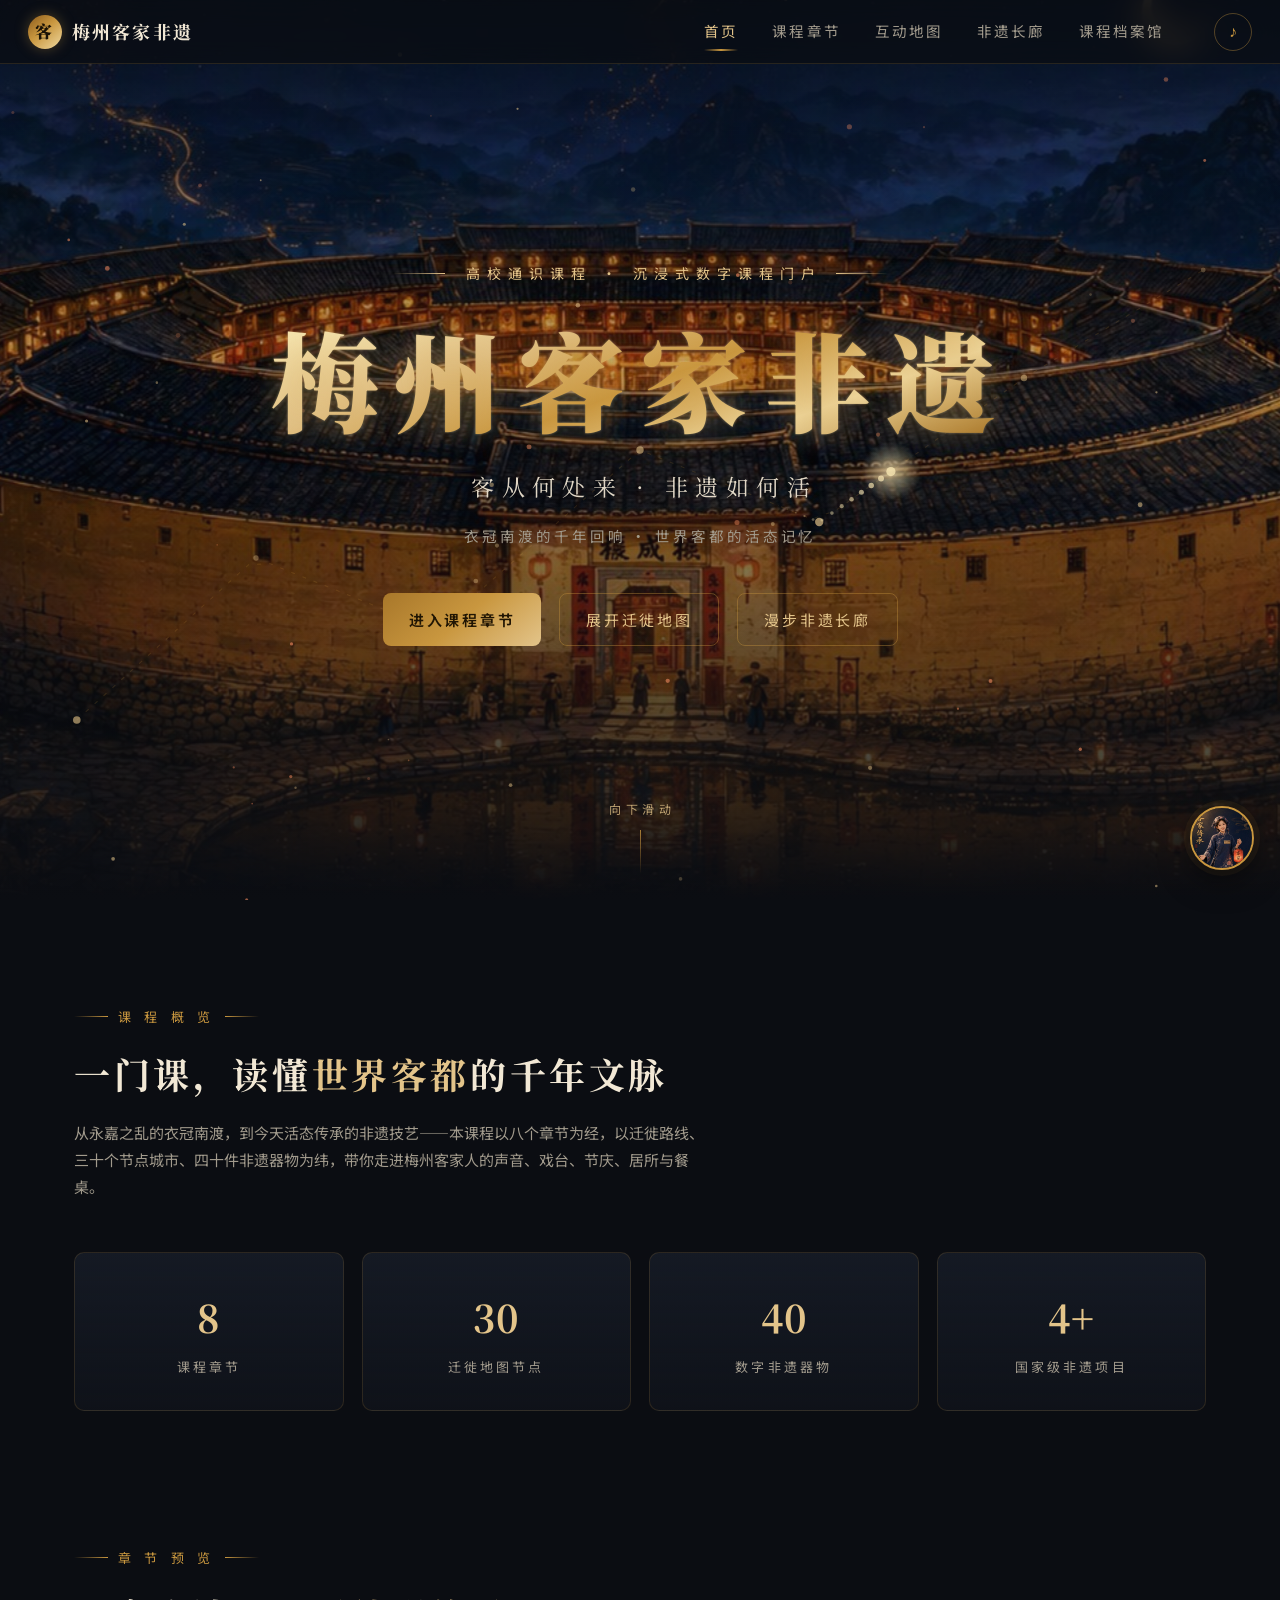
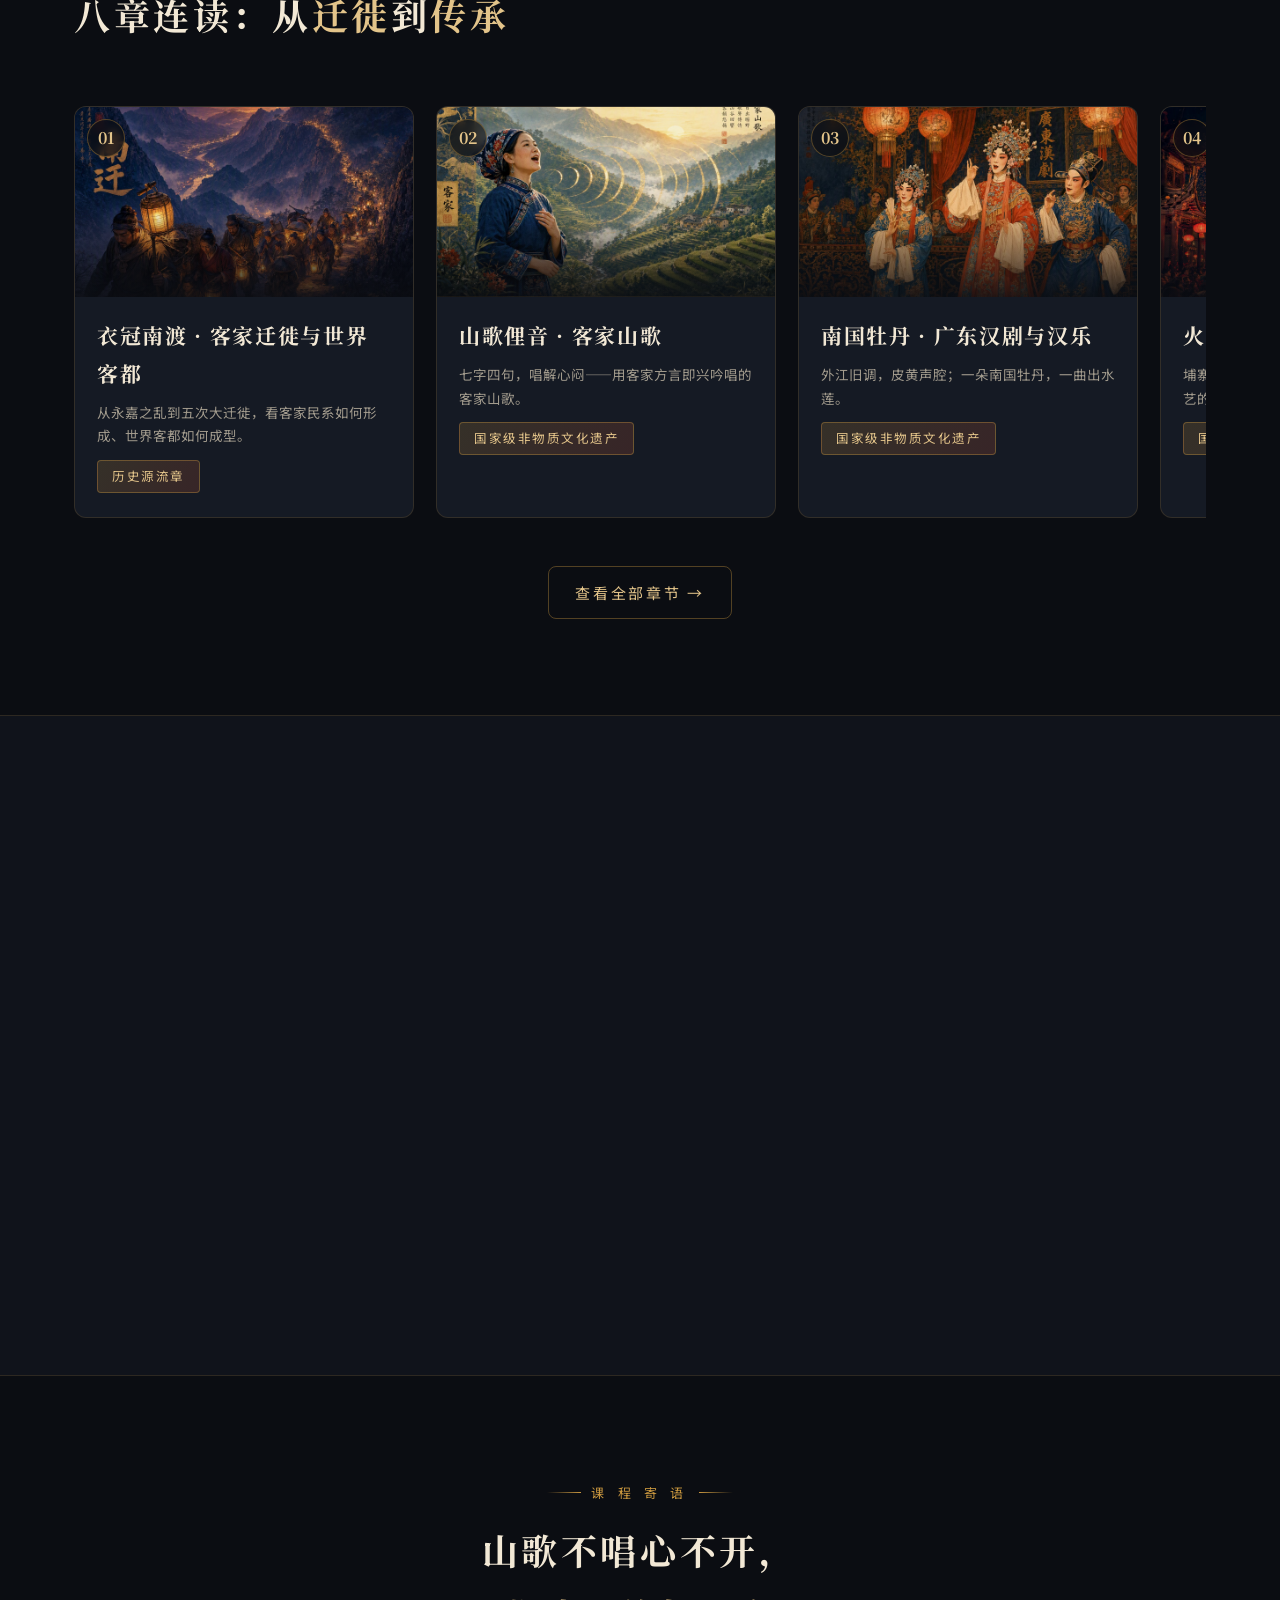
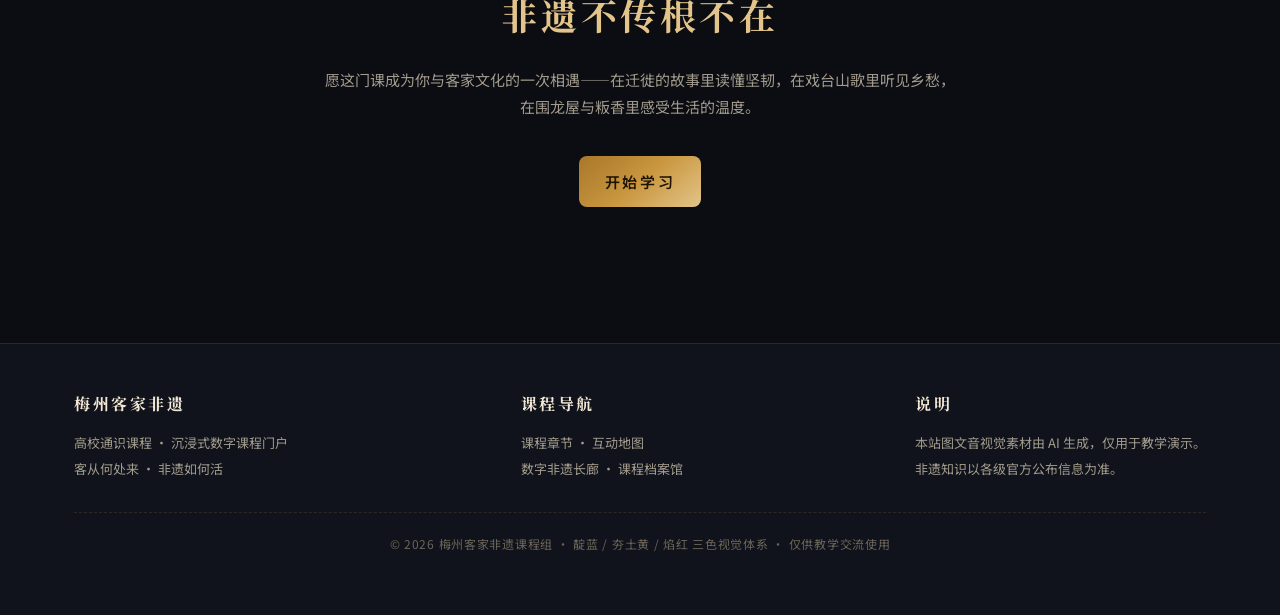
<file: index.html>
<!DOCTYPE html>
<html lang="zh-CN">
<head>
<meta charset="UTF-8">
<meta name="viewport" content="width=device-width, initial-scale=1">
<title>梅州客家非遗 · 沉浸式数字课程门户</title>
<meta name="description" content="高校通识课《梅州客家非遗》沉浸式数字课程门户：客家迁徙、山歌汉剧、埔寨火龙、围龙屋、侨批过番——博物馆级视觉与AI讲解。">
<link rel="icon" href="data:image/svg+xml,%3Csvg xmlns='http://www.w3.org/2000/svg' viewBox='0 0 64 64'%3E%3Ccircle cx='32' cy='32' r='30' fill='%23c9973f'/%3E%3Ctext x='32' y='43' font-size='32' text-anchor='middle' fill='%230b0d12' font-family='serif'%3E%E5%AE%A2%3C/text%3E%3C/svg%3E">
<link rel="preconnect" href="https://fonts.googleapis.com">
<link rel="preconnect" href="https://fonts.gstatic.com" crossorigin>
<link href="https://fonts.googleapis.com/css2?family=Noto+Serif+SC:wght@400;600;700;900&family=Noto+Sans+SC:wght@300;400;500;700&display=swap" rel="stylesheet">
<link rel="stylesheet" href="css/style.css">
</head>
<body>

<header class="nav">
  <a class="brand" href="index.html"><span class="brand-mark">客</span><span>梅州客家非遗</span></a>
  <nav class="nav-links">
    <a href="index.html">首页</a>
    <a href="chapters.html">课程章节</a>
    <a href="map.html">互动地图</a>
    <a href="gallery.html">非遗长廊</a>
    <a href="archive.html">课程档案馆</a>
  </nav>
  <button class="bgm-btn" id="bgmBtn" title="背景音乐：已静音（点击播放）">♪</button>
</header>

<section class="hero">
  <div class="hero-bg"></div>
  <div class="hero-veil"></div>
  <canvas id="heroCanvas"></canvas>
  <div class="hero-inner">
    <div class="hero-eyebrow">高校通识课程 · 沉浸式数字课程门户</div>
    <h1 class="hero-title gold-text">梅州客家非遗</h1>
    <p class="hero-sub">客从何处来 · 非遗如何活</p>
    <p class="hero-theme">衣冠南渡的千年回响 · 世界客都的活态记忆</p>
    <div class="hero-cta">
      <a class="btn btn-solid" href="chapters.html">进入课程章节</a>
      <a class="btn" href="map.html">展开迁徙地图</a>
      <a class="btn" href="gallery.html">漫步非遗长廊</a>
    </div>
  </div>
  <div class="scroll-hint">向下滑动</div>
</section>

<section class="section">
  <div class="wrap">
    <div class="section-head reveal">
      <div class="kicker">课 程 概 览</div>
      <h2 class="h2">一门课，读懂<em>世界客都</em>的千年文脉</h2>
      <p class="section-sub">从永嘉之乱的衣冠南渡，到今天活态传承的非遗技艺——本课程以八个章节为经，以迁徙路线、三十个节点城市、四十件非遗器物为纬，带你走进梅州客家人的声音、戏台、节庆、居所与餐桌。</p>
    </div>
    <div class="stats">
      <div class="stat reveal"><b>8</b><span>课程章节</span></div>
      <div class="stat reveal"><b>30</b><span>迁徙地图节点</span></div>
      <div class="stat reveal"><b>40</b><span>数字非遗器物</span></div>
      <div class="stat reveal"><b>4+</b><span>国家级非遗项目</span></div>
    </div>
  </div>
</section>

<section class="section" style="padding-top:30px">
  <div class="wrap">
    <div class="section-head reveal">
      <div class="kicker">章 节 预 览</div>
      <h2 class="h2">八章连读：从<em>迁徙</em>到<em>传承</em></h2>
    </div>
    <div class="h-scroll reveal" id="preview"></div>
    <div style="text-align:center;margin-top:26px"><a class="btn" href="chapters.html">查看全部章节 →</a></div>
  </div>
</section>

<section class="section" style="background:var(--bg-soft);border-top:1px solid var(--line);border-bottom:1px solid var(--line)">
  <div class="wrap">
    <div class="section-head reveal">
      <div class="kicker">沉 浸 式 学 习 体 验</div>
      <h2 class="h2">不只是阅读，更是<em>走进</em></h2>
    </div>
    <div class="feature-grid">
      <div class="feature reveal">
        <div class="icon">🗺️</div>
        <h3>客家迁徙互动地图</h3>
        <p>从洛阳到梅州，从梅州到南洋。三十个节点城市串起客家人一千七百年的足迹，点击查看城市卡片与代表非遗。</p>
        <a class="go" href="map.html">展开地图 →</a>
      </div>
      <div class="feature reveal">
        <div class="icon">🏺</div>
        <h3>数字非遗长廊</h3>
        <p>四十件客家非遗器物瀑布流展陈，点击卡片 360° 翻转，查看断代、工艺、流传区域与传承故事。</p>
        <a class="go" href="gallery.html">步入长廊 →</a>
      </div>
      <div class="feature reveal">
        <div class="icon">💬</div>
        <h3>AI 讲解员「阿蛮」</h3>
        <p>右下角常驻的客家妹子讲解员，课程知识自由问答，回答流式打字呈现，支持语音播报，随问随答。</p>
        <a class="go" href="javascript:void(0)" onclick="document.getElementById('guideBtn').click()">唤起讲解员 →</a>
      </div>
    </div>
  </div>
</section>

<section class="section">
  <div class="wrap" style="text-align:center">
    <div class="reveal">
      <div class="kicker">课 程 寄 语</div>
      <h2 class="h2" style="max-width:760px;margin:0 auto">山歌不唱心不开，<br><em>非遗不传根不在</em></h2>
      <p class="section-sub" style="margin:18px auto 0">愿这门课成为你与客家文化的一次相遇——在迁徙的故事里读懂坚韧，在戏台山歌里听见乡愁，在围龙屋与粄香里感受生活的温度。</p>
      <div style="margin-top:36px"><a class="btn btn-solid" href="chapters.html">开始学习</a></div>
    </div>
  </div>
</section>

<footer class="footer">
  <div class="wrap">
    <div class="cols">
      <div><h5>梅州客家非遗</h5><p>高校通识课程 · 沉浸式数字课程门户<br>客从何处来 · 非遗如何活</p></div>
      <div><h5>课程导航</h5><p><a href="chapters.html">课程章节</a> · <a href="map.html">互动地图</a><br><a href="gallery.html">数字非遗长廊</a> · <a href="archive.html">课程档案馆</a></p></div>
      <div><h5>说明</h5><p>本站图文音视觉素材由 AI 生成，仅用于教学演示。<br>非遗知识以各级官方公布信息为准。</p></div>
    </div>
    <div class="fine">© 2026 梅州客家非遗课程组 · 靛蓝 / 夯土黄 / 焰红 三色视觉体系 · 仅供教学交流使用</div>
  </div>
</footer>

<script src="js/data.js"></script>
<script src="js/voice.js"></script>
<script src="js/bgm.js"></script>
<script src="js/guide.js"></script>
<script src="js/hero.js"></script>
<script>
loadData("chapters").then(d => {
  const box = qs("preview");
  d.chapters.forEach(ch => {
    const a = document.createElement("a");
    a.className = "pv-card"; a.href = `chapter.html?id=${ch.id}`;
    a.innerHTML = `
      <div class="img" style="background-image:url('${ch.cover}')"><span class="pv-no">${String(ch.no).padStart(2,"0")}</span></div>
      <div class="pv-body">
        <h3>${ch.title} · ${ch.subtitle}</h3>
        <p>${ch.summary}</p>
        <div style="margin-top:12px"><span class="badge-level">${ch.level}</span></div>
      </div>`;
    box.appendChild(a);
  });
});
</script>
<script src="js/main.js"></script>
</body>
</html>
</file>
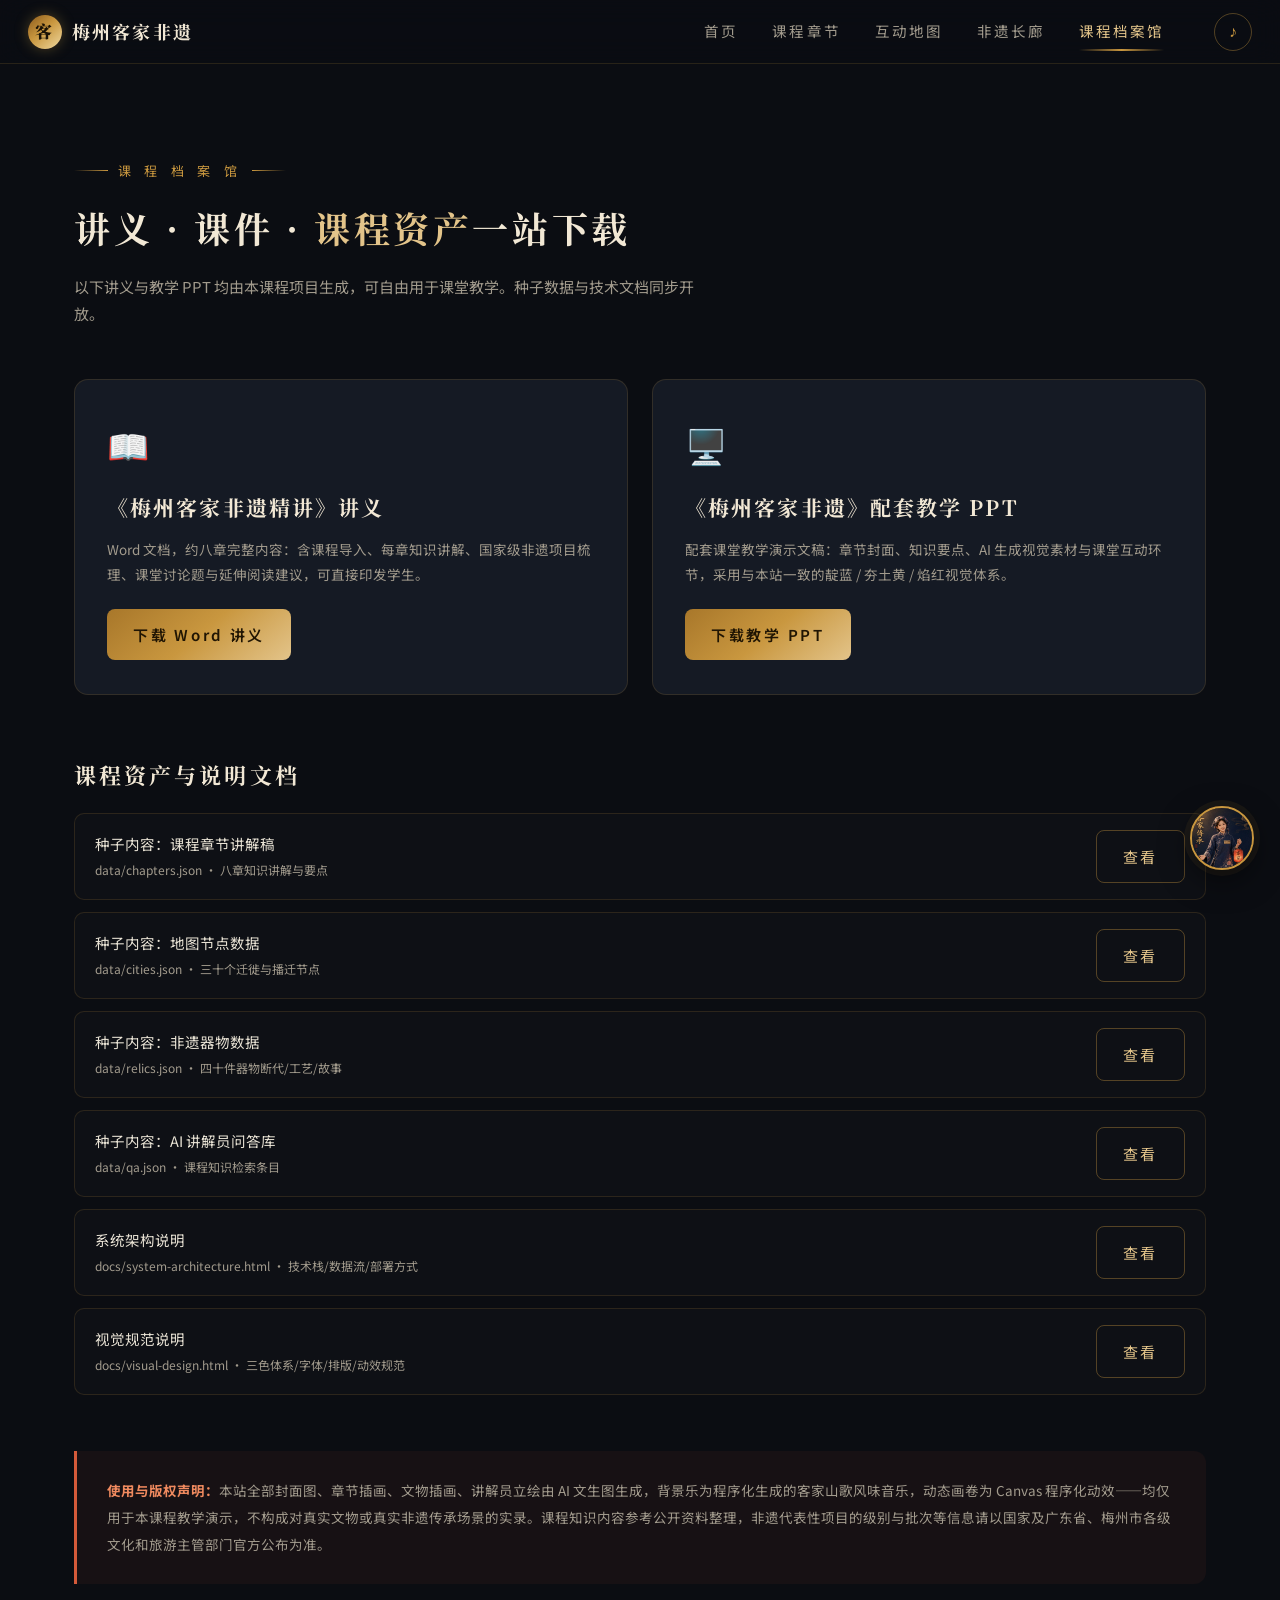
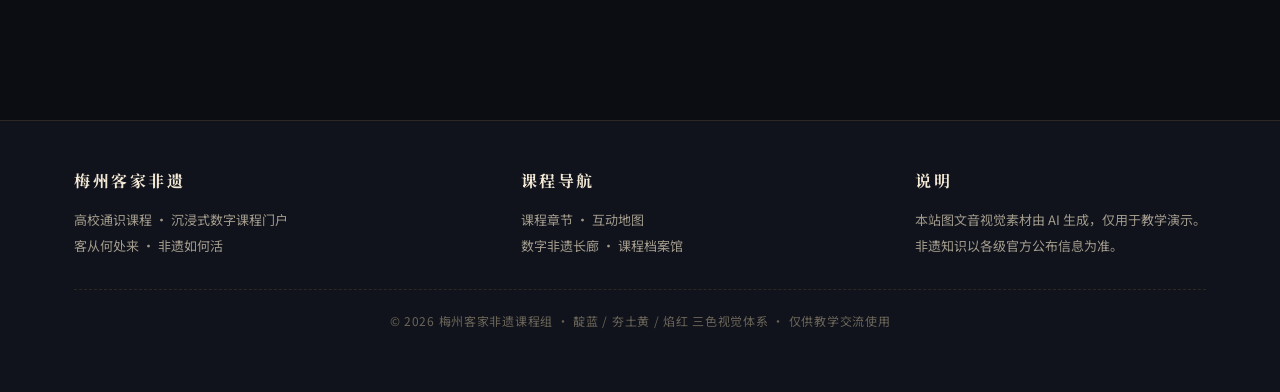
<file: archive.html>
<!DOCTYPE html>
<html lang="zh-CN">
<head>
<meta charset="UTF-8">
<meta name="viewport" content="width=device-width, initial-scale=1">
<title>课程档案馆 · 梅州客家非遗</title>
<link rel="icon" href="data:image/svg+xml,%3Csvg xmlns='http://www.w3.org/2000/svg' viewBox='0 0 64 64'%3E%3Ccircle cx='32' cy='32' r='30' fill='%23c9973f'/%3E%3Ctext x='32' y='43' font-size='32' text-anchor='middle' fill='%230b0d12' font-family='serif'%3E%E5%AE%A2%3C/text%3E%3C/svg%3E">
<link rel="preconnect" href="https://fonts.googleapis.com">
<link href="https://fonts.googleapis.com/css2?family=Noto+Serif+SC:wght@400;600;700;900&family=Noto+Sans+SC:wght@300;400;500;700&display=swap" rel="stylesheet">
<link rel="stylesheet" href="css/style.css">
</head>
<body>

<header class="nav">
  <a class="brand" href="index.html"><span class="brand-mark">客</span><span>梅州客家非遗</span></a>
  <nav class="nav-links">
    <a href="index.html">首页</a>
    <a href="chapters.html">课程章节</a>
    <a href="map.html">互动地图</a>
    <a href="gallery.html">非遗长廊</a>
    <a href="archive.html">课程档案馆</a>
  </nav>
  <button class="bgm-btn" id="bgmBtn" title="背景音乐">♪</button>
</header>

<section class="section" style="padding-top:150px">
  <div class="wrap">
    <div class="section-head">
      <div class="kicker">课 程 档 案 馆</div>
      <h2 class="h2">讲义 · 课件 · <em>课程资产</em>一站下载</h2>
      <p class="section-sub">以下讲义与教学 PPT 均由本课程项目生成，可自由用于课堂教学。种子数据与技术文档同步开放。</p>
    </div>

    <div class="dl-grid">
      <div class="dl-card reveal">
        <div class="icon">📖</div>
        <h3>《梅州客家非遗精讲》讲义</h3>
        <p>Word 文档，约八章完整内容：含课程导入、每章知识讲解、国家级非遗项目梳理、课堂讨论题与延伸阅读建议，可直接印发学生。</p>
        <a class="btn btn-solid" href="downloads/meizhou-hakka-heritage-notes.docx" download>下载 Word 讲义</a>
      </div>
      <div class="dl-card reveal">
        <div class="icon">🖥️</div>
        <h3>《梅州客家非遗》配套教学 PPT</h3>
        <p>配套课堂教学演示文稿：章节封面、知识要点、AI 生成视觉素材与课堂互动环节，采用与本站一致的靛蓝 / 夯土黄 / 焰红视觉体系。</p>
        <a class="btn btn-solid" href="downloads/meizhou-hakka-heritage-slides.pptx" download>下载教学 PPT</a>
      </div>
    </div>

    <div class="doc-list reveal">
      <h3>课程资产与说明文档</h3>
      <div class="doc-row">
        <div class="t">种子内容：课程章节讲解稿<small>data/chapters.json · 八章知识讲解与要点</small></div>
        <a class="btn" href="data/chapters.json" target="_blank">查看</a>
      </div>
      <div class="doc-row">
        <div class="t">种子内容：地图节点数据<small>data/cities.json · 三十个迁徙与播迁节点</small></div>
        <a class="btn" href="data/cities.json" target="_blank">查看</a>
      </div>
      <div class="doc-row">
        <div class="t">种子内容：非遗器物数据<small>data/relics.json · 四十件器物断代/工艺/故事</small></div>
        <a class="btn" href="data/relics.json" target="_blank">查看</a>
      </div>
      <div class="doc-row">
        <div class="t">种子内容：AI 讲解员问答库<small>data/qa.json · 课程知识检索条目</small></div>
        <a class="btn" href="data/qa.json" target="_blank">查看</a>
      </div>
      <div class="doc-row">
        <div class="t">系统架构说明<small>docs/system-architecture.html · 技术栈/数据流/部署方式</small></div>
        <a class="btn" href="docs/system-architecture.html" target="_blank">查看</a>
      </div>
      <div class="doc-row">
        <div class="t">视觉规范说明<small>docs/visual-design.html · 三色体系/字体/排版/动效规范</small></div>
        <a class="btn" href="docs/visual-design.html" target="_blank">查看</a>
      </div>
    </div>

    <div class="notice reveal">
      <b style="color:var(--flame-soft)">使用与版权声明：</b>本站全部封面图、章节插画、文物插画、讲解员立绘由 AI 文生图生成，背景乐为程序化生成的客家山歌风味音乐，动态画卷为 Canvas 程序化动效——均仅用于本课程教学演示，不构成对真实文物或真实非遗传承场景的实录。课程知识内容参考公开资料整理，非遗代表性项目的级别与批次等信息请以国家及广东省、梅州市各级文化和旅游主管部门官方公布为准。
    </div>
  </div>
</section>

<footer class="footer">
  <div class="wrap">
    <div class="cols">
      <div><h5>梅州客家非遗</h5><p>高校通识课程 · 沉浸式数字课程门户<br>客从何处来 · 非遗如何活</p></div>
      <div><h5>课程导航</h5><p><a href="chapters.html">课程章节</a> · <a href="map.html">互动地图</a><br><a href="gallery.html">数字非遗长廊</a> · <a href="archive.html">课程档案馆</a></p></div>
      <div><h5>说明</h5><p>本站图文音视觉素材由 AI 生成，仅用于教学演示。<br>非遗知识以各级官方公布信息为准。</p></div>
    </div>
    <div class="fine">© 2026 梅州客家非遗课程组 · 靛蓝 / 夯土黄 / 焰红 三色视觉体系 · 仅供教学交流使用</div>
  </div>
</footer>

<script src="js/data.js"></script>
<script src="js/voice.js"></script>
<script src="js/bgm.js"></script>
<script src="js/guide.js"></script>
<script src="js/main.js"></script>
</body>
</html>
</file>
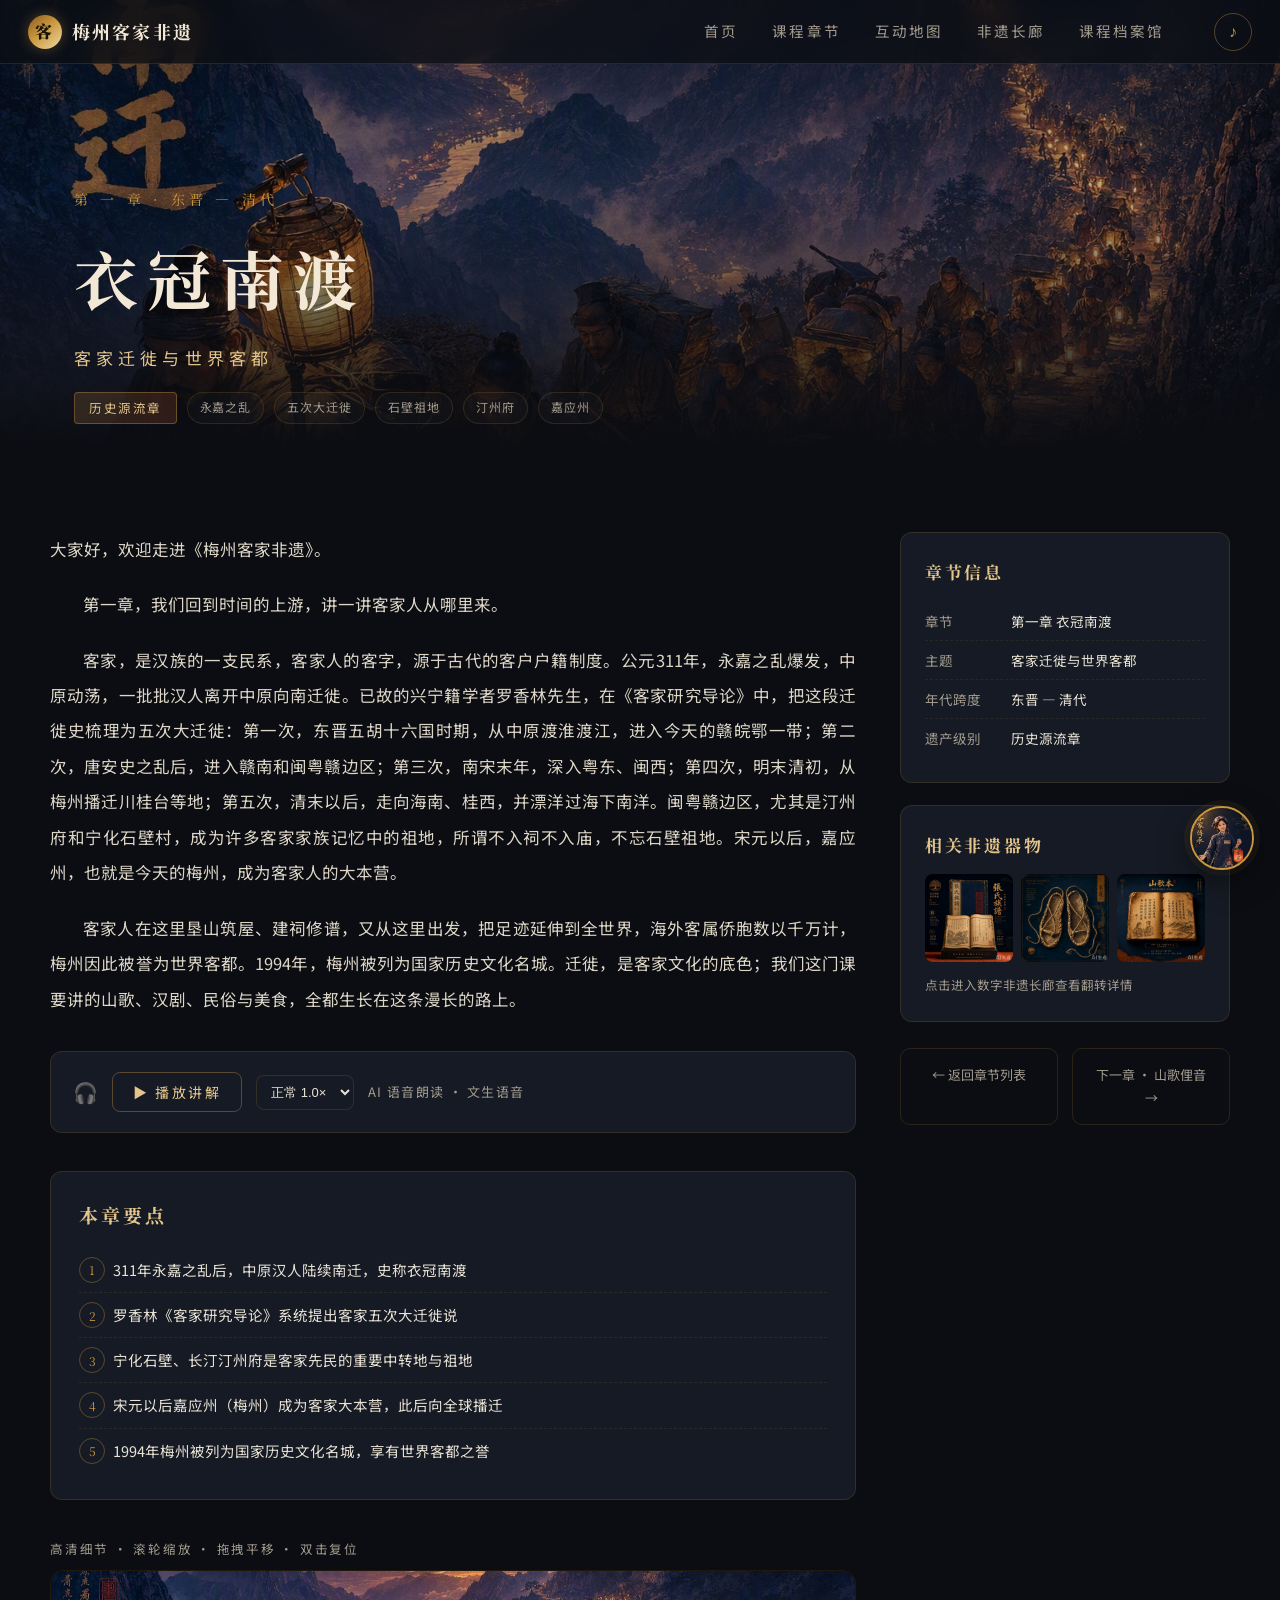
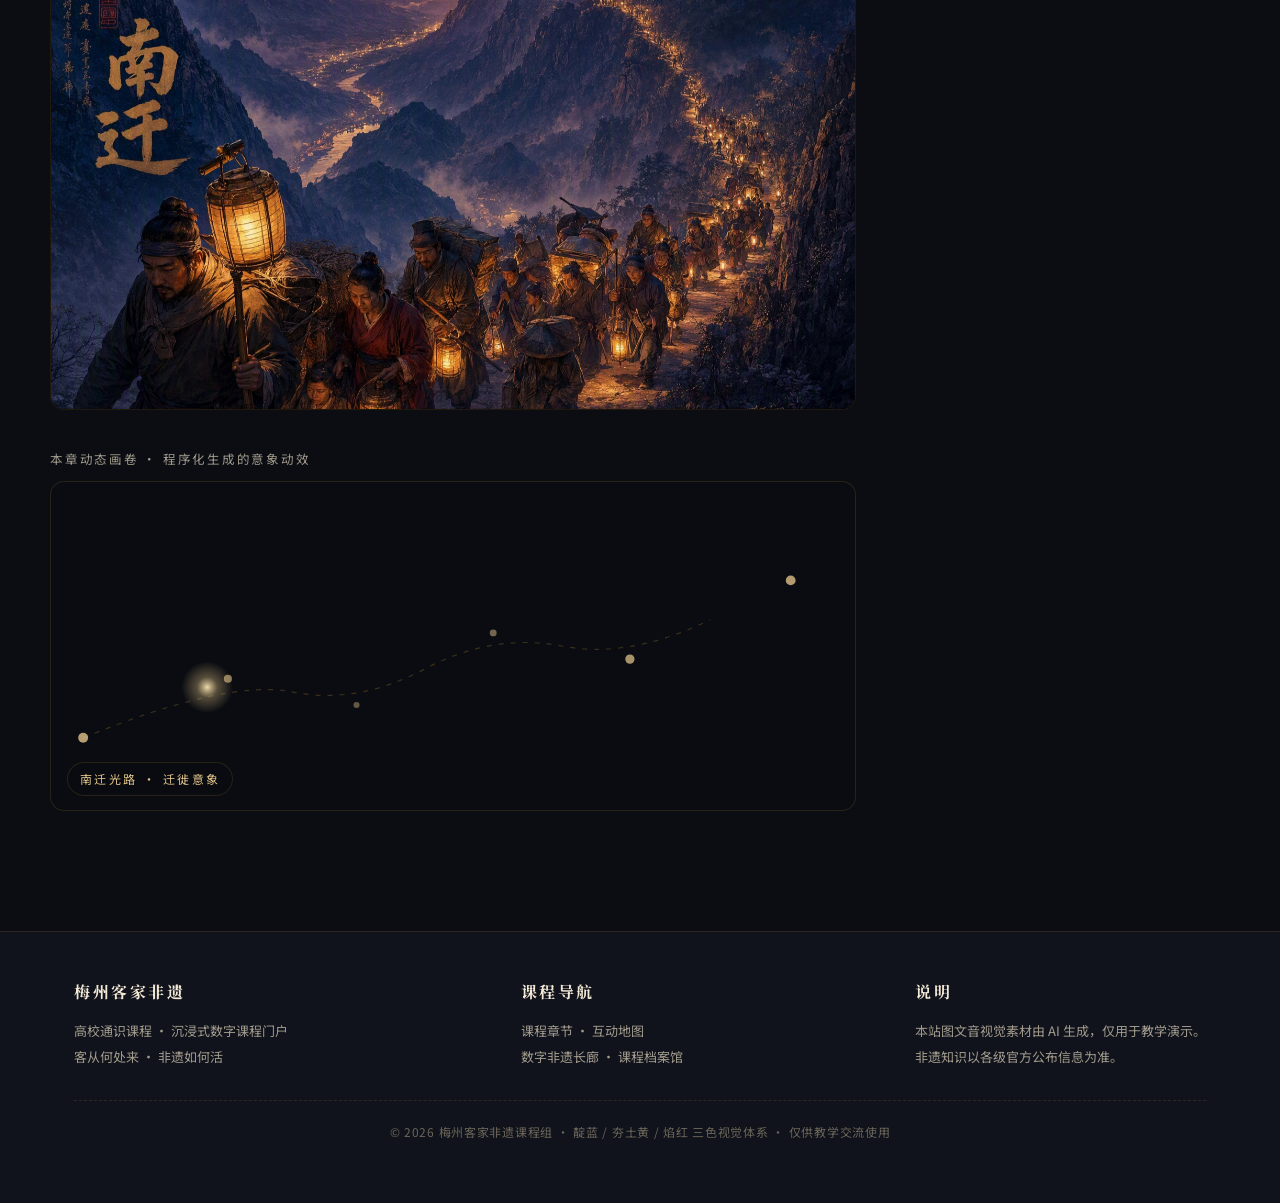
<file: chapter.html>
<!DOCTYPE html>
<html lang="zh-CN">
<head>
<meta charset="UTF-8">
<meta name="viewport" content="width=device-width, initial-scale=1">
<title>章节详情 · 梅州客家非遗</title>
<link rel="icon" href="data:image/svg+xml,%3Csvg xmlns='http://www.w3.org/2000/svg' viewBox='0 0 64 64'%3E%3Ccircle cx='32' cy='32' r='30' fill='%23c9973f'/%3E%3Ctext x='32' y='43' font-size='32' text-anchor='middle' fill='%230b0d12' font-family='serif'%3E%E5%AE%A2%3C/text%3E%3C/svg%3E">
<link rel="preconnect" href="https://fonts.googleapis.com">
<link rel="preconnect" href="https://fonts.gstatic.com" crossorigin>
<link href="https://fonts.googleapis.com/css2?family=Noto+Serif+SC:wght@400;600;700;900&family=Noto+Sans+SC:wght@300;400;500;700&display=swap" rel="stylesheet">
<link rel="stylesheet" href="css/style.css">
</head>
<body>

<header class="nav">
  <a class="brand" href="index.html"><span class="brand-mark">客</span><span>梅州客家非遗</span></a>
  <nav class="nav-links">
    <a href="index.html">首页</a>
    <a href="chapters.html">课程章节</a>
    <a href="map.html">互动地图</a>
    <a href="gallery.html">非遗长廊</a>
    <a href="archive.html">课程档案馆</a>
  </nav>
  <button class="bgm-btn" id="bgmBtn" title="背景音乐">♪</button>
</header>

<section class="detail-hero">
  <div class="bg" id="dBg"></div>
  <div class="veil"></div>
  <div class="inner">
    <div class="detail-no" id="dNo">第 一 章</div>
    <h1 id="dTitle">—</h1>
    <div class="sub" id="dSub"></div>
    <div class="detail-meta" id="dMeta"></div>
  </div>
</section>

<div class="wrap detail-layout">
  <main>
    <article class="script" id="dScript"></article>

    <div class="tts-box">
      <span style="font-size:20px">🎧</span>
      <button class="btn" id="ttsPlay">▶ 播放讲解</button>
      <button class="btn" id="ttsPause" style="display:none">⏸ 暂停</button>
      <button class="btn" id="ttsStop" style="display:none">⏹ 停止</button>
      <select id="ttsRate" style="background:var(--panel);border:1px solid var(--line);color:var(--text);border-radius:8px;padding:8px 10px;font-size:13px">
        <option value="0.9">慢速 0.9×</option>
        <option value="1" selected>正常 1.0×</option>
        <option value="1.2">快速 1.2×</option>
      </select>
      <span class="tts-state" id="ttsState">AI 语音朗读 · 文生语音</span>
    </div>

    <div class="points">
      <h3>本章要点</h3>
      <ul id="dPoints"></ul>
    </div>

    <div class="zoom-wrap">
      <div class="zoom-hint">高清细节 · 滚轮缩放 · 拖拽平移 · 双击复位</div>
      <div class="zoombox" id="zoombox"><img id="zoomImg" src="" alt="高清细节"></div>
    </div>

    <div class="scene-wrap">
      <div class="zoom-hint">本章动态画卷 · 程序化生成的意象动效</div>
      <div class="scene-box">
        <canvas id="sceneCanvas"></canvas>
        <span class="scene-tag" id="sceneTag"></span>
      </div>
    </div>
  </main>

  <aside>
    <div class="side-card">
      <h4>章节信息</h4>
      <div id="dInfo"></div>
    </div>
    <div class="side-card">
      <h4>相关非遗器物</h4>
      <div class="side-thumbs" id="dRelics"></div>
      <p style="margin-top:12px;font-size:12.5px;color:var(--text-dim)">点击进入数字非遗长廊查看翻转详情</p>
    </div>
    <div class="pn" id="dPn"></div>
  </aside>
</div>

<footer class="footer">
  <div class="wrap">
    <div class="cols">
      <div><h5>梅州客家非遗</h5><p>高校通识课程 · 沉浸式数字课程门户<br>客从何处来 · 非遗如何活</p></div>
      <div><h5>课程导航</h5><p><a href="chapters.html">课程章节</a> · <a href="map.html">互动地图</a><br><a href="gallery.html">数字非遗长廊</a> · <a href="archive.html">课程档案馆</a></p></div>
      <div><h5>说明</h5><p>本站图文音视觉素材由 AI 生成，仅用于教学演示。<br>非遗知识以各级官方公布信息为准。</p></div>
    </div>
    <div class="fine">© 2026 梅州客家非遗课程组 · 靛蓝 / 夯土黄 / 焰红 三色视觉体系 · 仅供教学交流使用</div>
  </div>
</footer>

<script src="js/data.js"></script>
<script src="js/voice.js"></script>
<script src="js/bgm.js"></script>
<script src="js/guide.js"></script>
<script src="js/scenes.js"></script>
<script>
const CN_NUM = ["一","二","三","四","五","六","七","八"];
const CHAPTER_RELICS = {
  c1: ["r28","r18","r29"],
  c2: ["r29","r09","r17","r08"],
  c3: ["r01","r02","r05","r06","r07","r04"],
  c4: ["r10","r11","r12","r13","r14"],
  c5: ["r20","r21","r22","r23","r16","r24"],
  c6: ["r32","r33","r34","r30","r31","r40"],
  c7: ["r14","r15","r25","r35","r36"],
  c8: ["r27","r28","r29","r18"]
};
const SCENE_NAMES = { route:"南迁光路 · 迁徙意象", echo:"山谷回声 · 山歌意象", stage:"戏台灯影 · 汉剧意象", sparks:"火龙焰火 · 节庆意象", house:"围龙夜色 · 栖居意象", steam:"粄香蒸汽 · 饮食意象", lantern:"上灯花灯 · 礼俗意象", sea:"过番远洋 · 出海意象" };

(async () => {
  const id = new URLSearchParams(location.search).get("id") || "c1";
  const [cd, relics] = await Promise.all([loadData("chapters"), loadData("relics")]);
  const idx = cd.chapters.findIndex(x => x.id === id);
  const ch = cd.chapters[idx] || cd.chapters[0];
  document.title = `${ch.title} · ${ch.subtitle} · 梅州客家非遗`;

  qs("dBg").style.backgroundImage = `url('${ch.cover}')`;
  qs("dNo").textContent = `第 ${CN_NUM[ch.no-1]} 章 · ${ch.period}`;
  qs("dTitle").textContent = ch.title;
  qs("dSub").textContent = ch.subtitle;
  qs("dMeta").innerHTML = `<span class="badge-level">${ch.level}</span>` + ch.keywords.slice(0,5).map(k=>`<span class="chip">${k}</span>`).join("");

  /* 讲解稿分段 */
  const paras = ch.script.split(/(?<=。)(?=(?:第|今天|最后|客家|梅州|这些))/).filter(Boolean);
  qs("dScript").innerHTML = paras.length > 1
    ? paras.map(p=>`<p>${esc(p.trim())}</p>`).join("")
    : `<p>${esc(ch.script)}</p>`;

  qs("dPoints").innerHTML = ch.points.map((p,i)=>`<li data-i="${i+1}">${esc(p)}</li>`).join("");
  qs("dInfo").innerHTML = `
    <div class="kv"><b>章节</b><span>第${CN_NUM[ch.no-1]}章 ${ch.title}</span></div>
    <div class="kv"><b>主题</b><span>${ch.subtitle}</span></div>
    <div class="kv"><b>年代跨度</b><span>${ch.period}</span></div>
    <div class="kv"><b>遗产级别</b><span>${ch.level}</span></div>`;

  /* 相关器物 */
  const rids = CHAPTER_RELICS[ch.id] || [];
  qs("dRelics").innerHTML = rids.map(rid => {
    const r = relics.relics.find(x => x.id === rid);
    return r ? `<a href="gallery.html#${rid}" title="${r.name}"><img src="${r.img}" alt="${r.name}" loading="lazy"></a>` : "";
  }).join("");

  /* 上一章/下一章 */
  const prev = cd.chapters[idx-1], next = cd.chapters[idx+1];
  qs("dPn").innerHTML =
    (prev ? `<a href="chapter.html?id=${prev.id}">← 上一章 · ${prev.title}</a>` : `<a href="chapters.html">← 返回章节列表</a>`) +
    (next ? `<a href="chapter.html?id=${next.id}">下一章 · ${next.title} →</a>` : `<a href="map.html">课程学完 · 去地图走走 →</a>`);

  /* 动态画卷 */
  qs("sceneTag").textContent = SCENE_NAMES[ch.scene] || "";
  Scenes.start(qs("sceneCanvas"), ch.scene);

  /* 高清 zoom */
  const zb = qs("zoombox"), zi = qs("zoomImg");
  zi.src = ch.cover;
  let scale = 1, tx = 0, ty = 0;
  const apply = () => { zi.style.transform = `translate(${tx}px,${ty}px) scale(${scale})`; };
  zb.addEventListener("wheel", e => {
    e.preventDefault();
    const r = zb.getBoundingClientRect();
    const mx = e.clientX - r.left, my = e.clientY - r.top;
    const ns = Math.min(5, Math.max(1, scale * (e.deltaY < 0 ? 1.16 : 1/1.16)));
    if (ns === 1) { tx = ty = 0; } else {
      const k = ns / scale;
      tx = mx - (mx - tx) * k; ty = my - (my - ty) * k;
      const maxX = 0, minX = r.width - r.width * ns, maxY = 0, minY = r.height - r.height * ns;
      tx = Math.min(maxX, Math.max(minX, tx)); ty = Math.min(maxY, Math.max(minY, ty));
    }
    scale = ns; apply();
  }, { passive: false });
  let drag = null;
  zb.addEventListener("pointerdown", e => { if (scale > 1) { drag = [e.clientX, e.clientY, tx, ty]; zb.setPointerCapture(e.pointerId); } });
  zb.addEventListener("pointermove", e => { if (!drag) return; tx = drag[2] + e.clientX - drag[0]; ty = drag[3] + e.clientY - drag[1]; apply(); });
  zb.addEventListener("pointerup", () => drag = null);
  zb.addEventListener("dblclick", () => { scale = 1; tx = ty = 0; apply(); });

  /* TTS */
  const playB = qs("ttsPlay"), pauseB = qs("ttsPause"), stopB = qs("ttsStop"), stateEl = qs("ttsState");
  if (!Voice.supported()) stateEl.textContent = "当前浏览器不支持语音合成";
  function renderTts() {
    const s = Voice.getState();
    playB.style.display = s === "playing" ? "none" : "";
    playB.textContent = s === "paused" ? "▶ 继续朗读" : "▶ 播放讲解";
    pauseB.style.display = s === "playing" ? "" : "none";
    stopB.style.display = s === "idle" ? "none" : "";
    stateEl.textContent = s === "playing" ? "正在朗读讲解稿…" : s === "paused" ? "已暂停" : "AI 语音朗读 · 文生语音";
  }
  Voice.setOnStateChange(renderTts);
  playB.addEventListener("click", () => {
    const rate = parseFloat(qs("ttsRate").value);
    if (Voice.getState() === "paused") Voice.resume();
    else Voice.speak(ch.script, { rate });
    renderTts();
  });
  pauseB.addEventListener("click", () => { Voice.pause(); renderTts(); });
  stopB.addEventListener("click", () => { Voice.stop(); renderTts(); });
})();
</script>
<script src="js/main.js"></script>
</body>
</html>
</file>
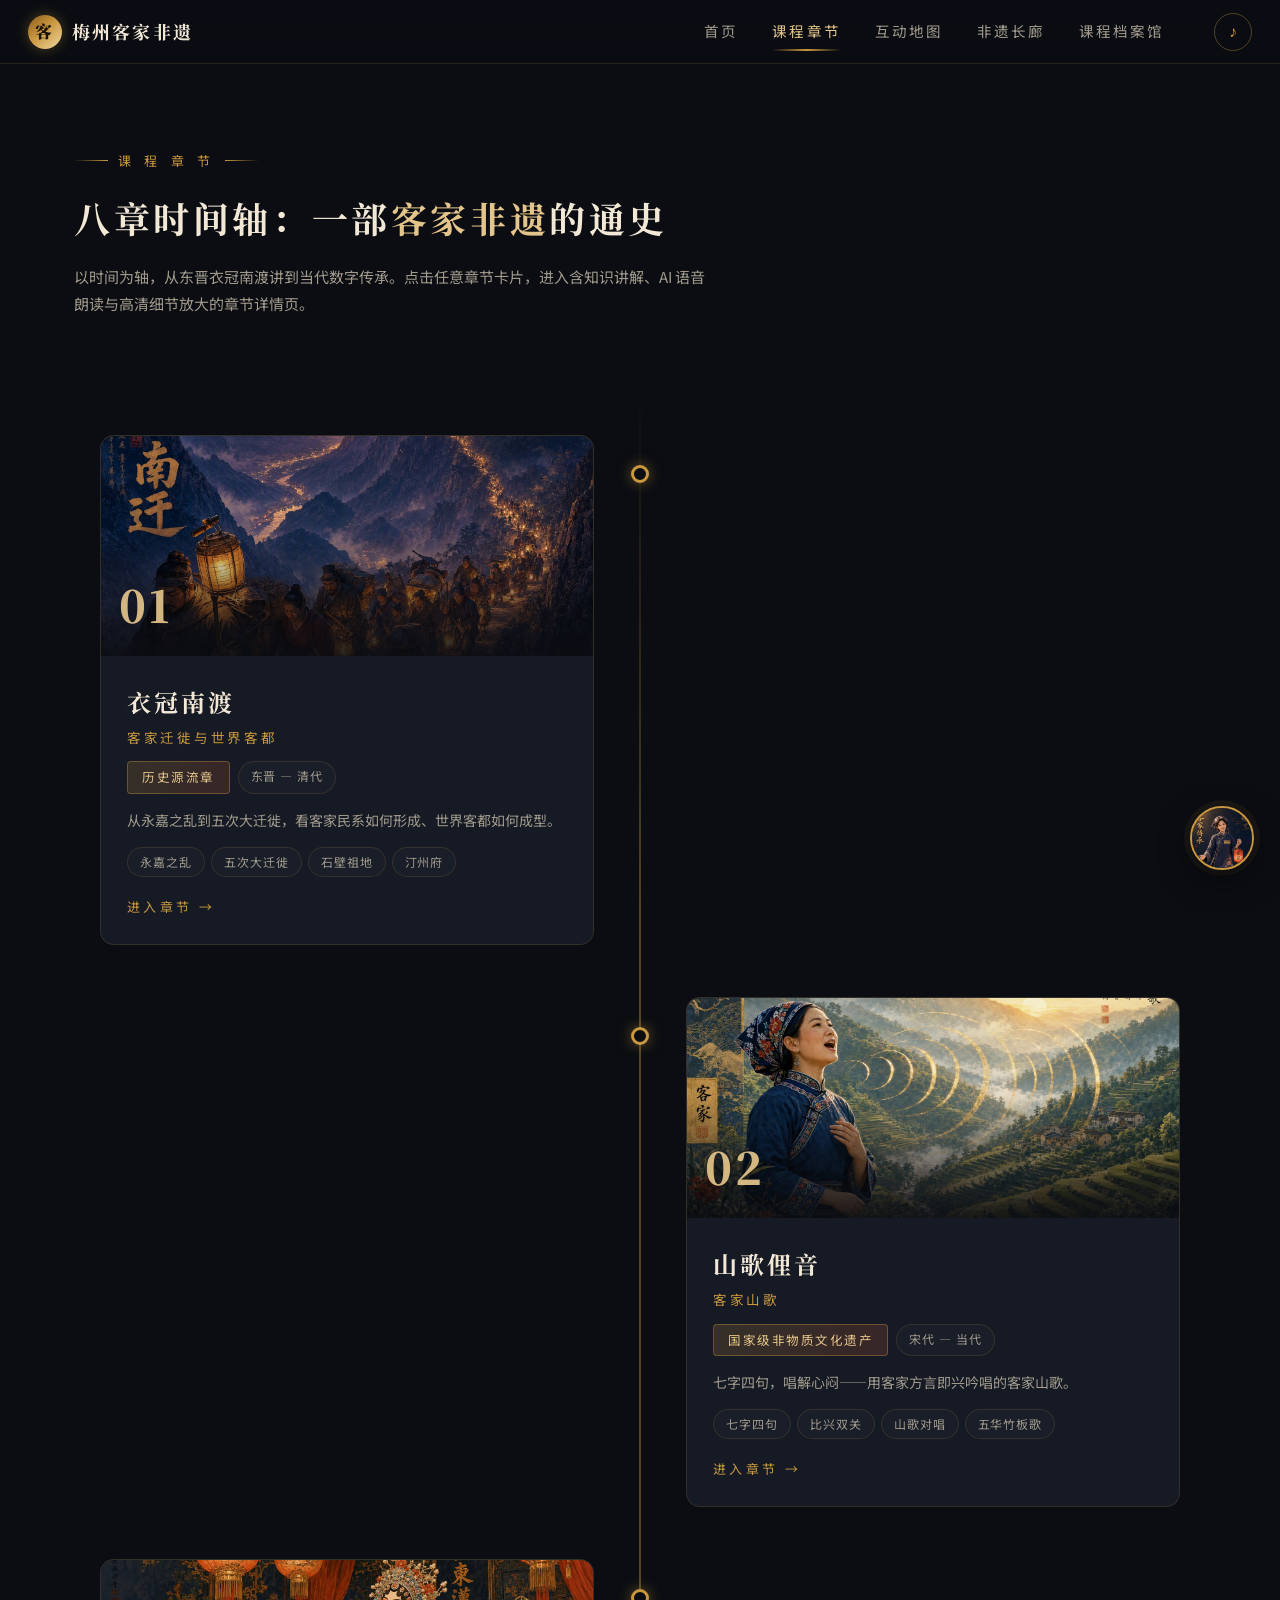
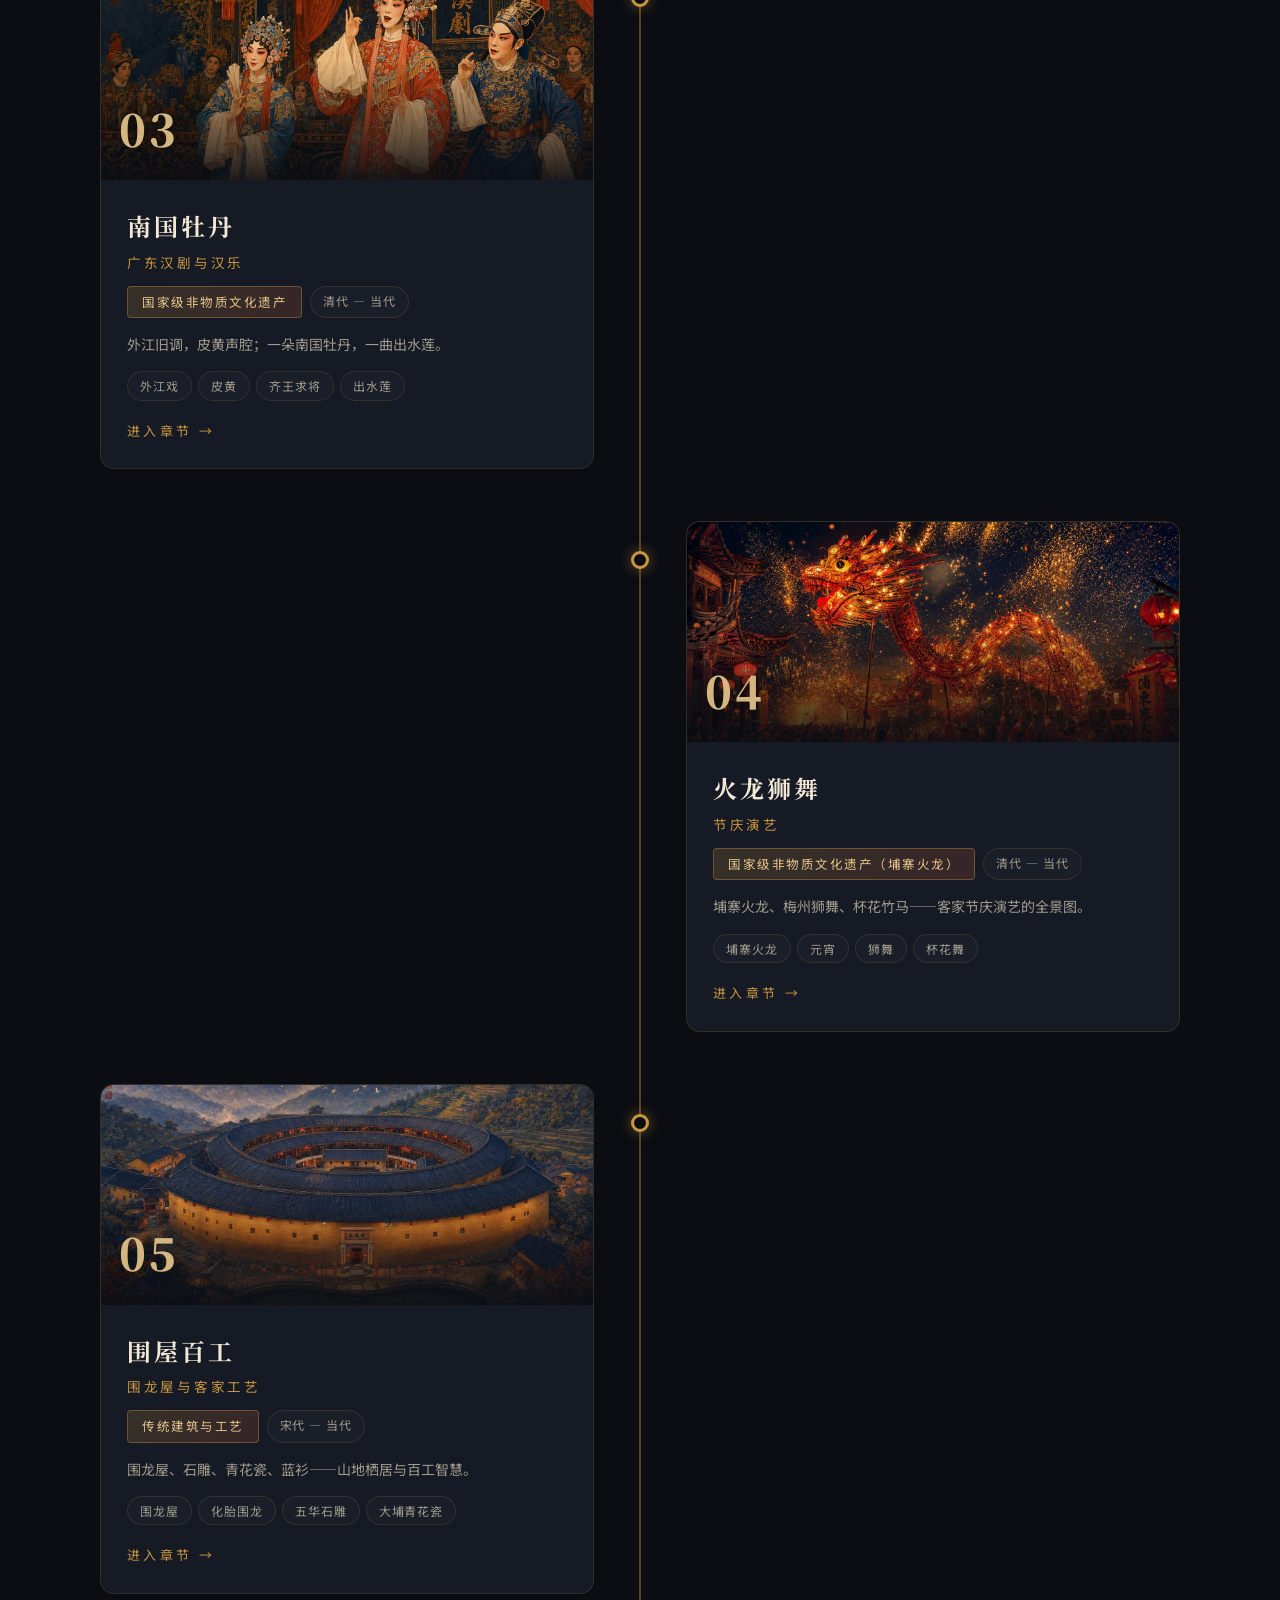
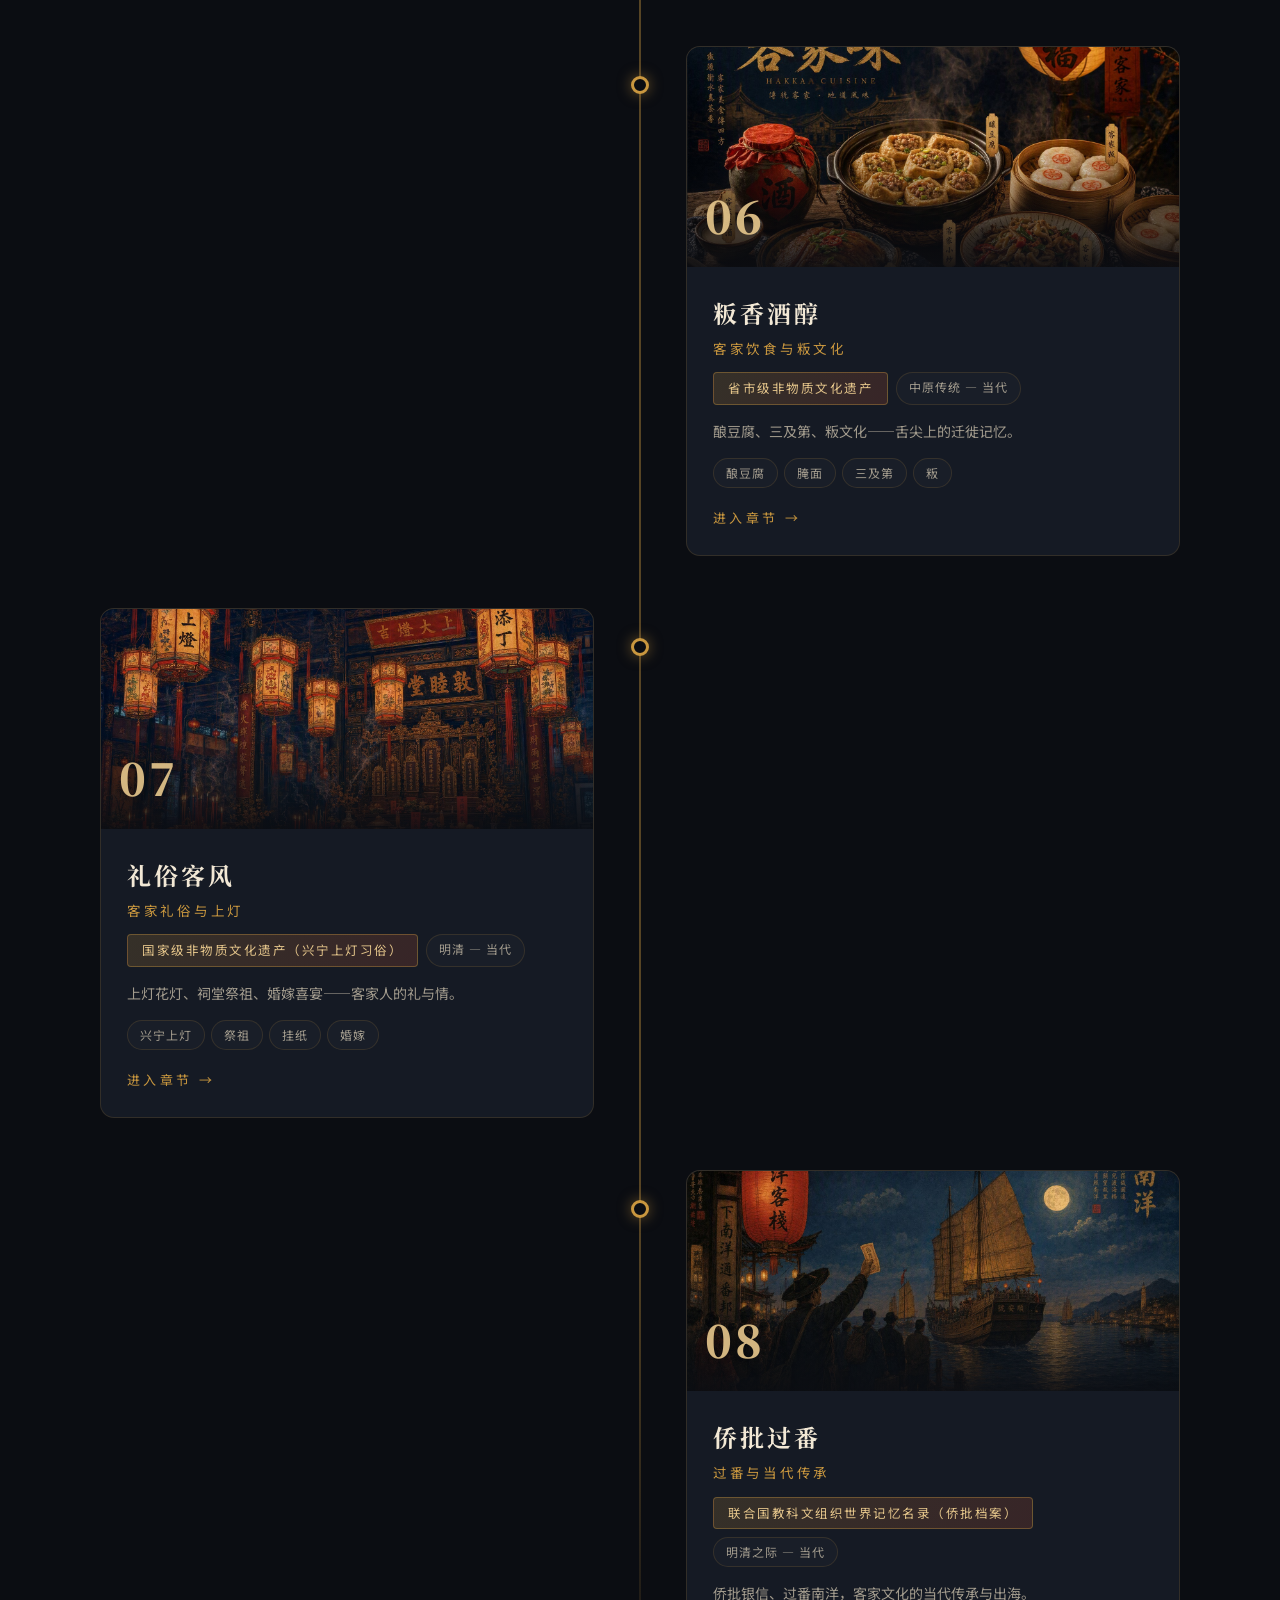
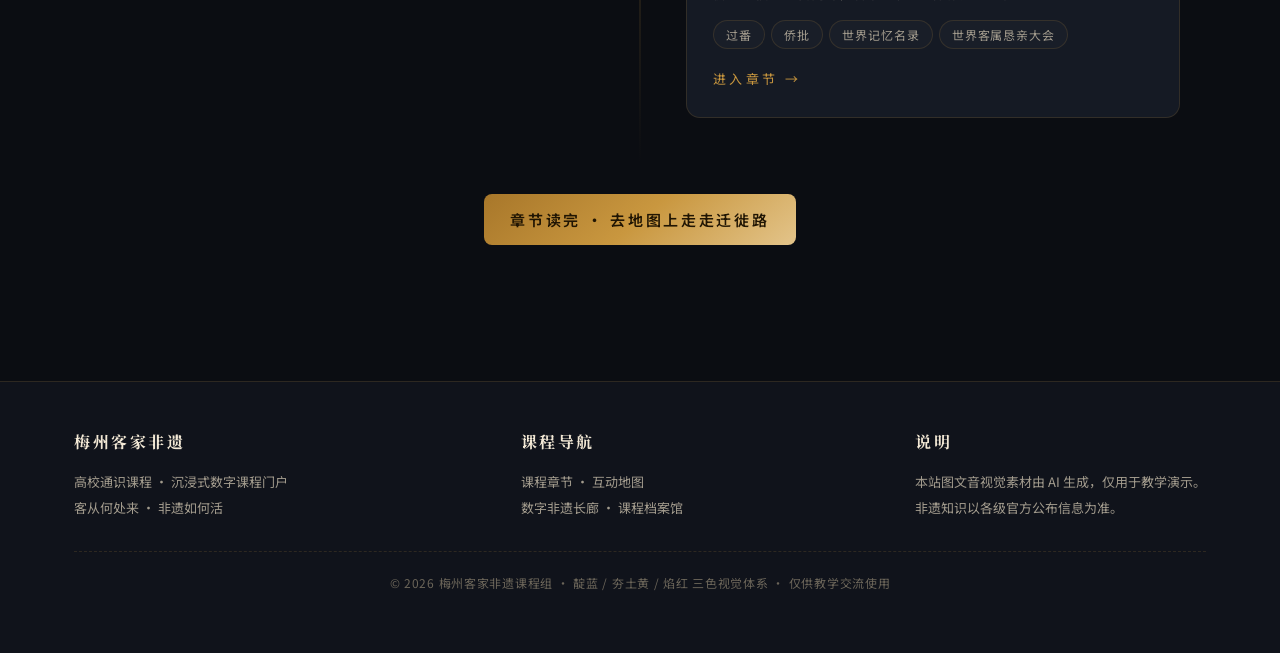
<file: chapters.html>
<!DOCTYPE html>
<html lang="zh-CN">
<head>
<meta charset="UTF-8">
<meta name="viewport" content="width=device-width, initial-scale=1">
<title>课程章节 · 梅州客家非遗</title>
<link rel="icon" href="data:image/svg+xml,%3Csvg xmlns='http://www.w3.org/2000/svg' viewBox='0 0 64 64'%3E%3Ccircle cx='32' cy='32' r='30' fill='%23c9973f'/%3E%3Ctext x='32' y='43' font-size='32' text-anchor='middle' fill='%230b0d12' font-family='serif'%3E%E5%AE%A2%3C/text%3E%3C/svg%3E">
<link rel="preconnect" href="https://fonts.googleapis.com">
<link rel="preconnect" href="https://fonts.gstatic.com" crossorigin>
<link href="https://fonts.googleapis.com/css2?family=Noto+Serif+SC:wght@400;600;700;900&family=Noto+Sans+SC:wght@300;400;500;700&display=swap" rel="stylesheet">
<link rel="stylesheet" href="css/style.css">
</head>
<body>

<header class="nav">
  <a class="brand" href="index.html"><span class="brand-mark">客</span><span>梅州客家非遗</span></a>
  <nav class="nav-links">
    <a href="index.html">首页</a>
    <a href="chapters.html">课程章节</a>
    <a href="map.html">互动地图</a>
    <a href="gallery.html">非遗长廊</a>
    <a href="archive.html">课程档案馆</a>
  </nav>
  <button class="bgm-btn" id="bgmBtn" title="背景音乐">♪</button>
</header>

<section class="section" style="padding-top:140px;padding-bottom:20px">
  <div class="wrap">
    <div class="section-head">
      <div class="kicker">课 程 章 节</div>
      <h2 class="h2">八章时间轴：一部<em>客家非遗</em>的通史</h2>
      <p class="section-sub">以时间为轴，从东晋衣冠南渡讲到当代数字传承。点击任意章节卡片，进入含知识讲解、AI 语音朗读与高清细节放大的章节详情页。</p>
    </div>
  </div>
</section>

<div class="timeline" id="timeline"></div>

<section class="section" style="padding-top:30px">
  <div class="wrap" style="text-align:center">
    <a class="btn btn-solid" href="map.html">章节读完 · 去地图上走走迁徙路</a>
  </div>
</section>

<footer class="footer">
  <div class="wrap">
    <div class="cols">
      <div><h5>梅州客家非遗</h5><p>高校通识课程 · 沉浸式数字课程门户<br>客从何处来 · 非遗如何活</p></div>
      <div><h5>课程导航</h5><p><a href="chapters.html">课程章节</a> · <a href="map.html">互动地图</a><br><a href="gallery.html">数字非遗长廊</a> · <a href="archive.html">课程档案馆</a></p></div>
      <div><h5>说明</h5><p>本站图文音视觉素材由 AI 生成，仅用于教学演示。<br>非遗知识以各级官方公布信息为准。</p></div>
    </div>
    <div class="fine">© 2026 梅州客家非遗课程组 · 靛蓝 / 夯土黄 / 焰红 三色视觉体系 · 仅供教学交流使用</div>
  </div>
</footer>

<script src="js/data.js"></script>
<script src="js/voice.js"></script>
<script src="js/bgm.js"></script>
<script src="js/guide.js"></script>
<script>
loadData("chapters").then(d => {
  const tl = qs("timeline");
  d.chapters.forEach(ch => {
    const item = document.createElement("div");
    item.className = "tl-item reveal";
    item.innerHTML = `
      <span class="tl-dot"></span>
      <a class="ch-card" href="chapter.html?id=${ch.id}">
        <div class="ch-cover">
          <img src="${ch.cover}" alt="${ch.title}" loading="lazy">
          <span class="ch-no">${String(ch.no).padStart(2,"0")}</span>
        </div>
        <div class="ch-body">
          <h3>${ch.title}</h3>
          <div class="sub">${ch.subtitle}</div>
          <div class="ch-meta"><span class="badge-level">${ch.level}</span><span class="chip">${ch.period}</span></div>
          <p class="summary">${ch.summary}</p>
          <div class="ch-kw">${ch.keywords.slice(0,4).map(k=>`<span class="chip">${k}</span>`).join("")}</div>
          <div class="ch-enter">进入章节 →</div>
        </div>
      </a>`;
    tl.appendChild(item);
  });
  /* 卡片 3D 倾斜 */
  document.querySelectorAll(".ch-card").forEach(card => {
    card.addEventListener("mousemove", e => {
      const r = card.getBoundingClientRect();
      const x = (e.clientX - r.left) / r.width - .5, y = (e.clientY - r.top) / r.height - .5;
      card.style.transform = `perspective(900px) rotateY(${x*7}deg) rotateX(${-y*7}deg) translateZ(6px)`;
    });
    card.addEventListener("mouseleave", () => { card.style.transform = ""; });
  });
  observeReveals();
});
</script>
<script src="js/main.js"></script>
</body>
</html>
</file>
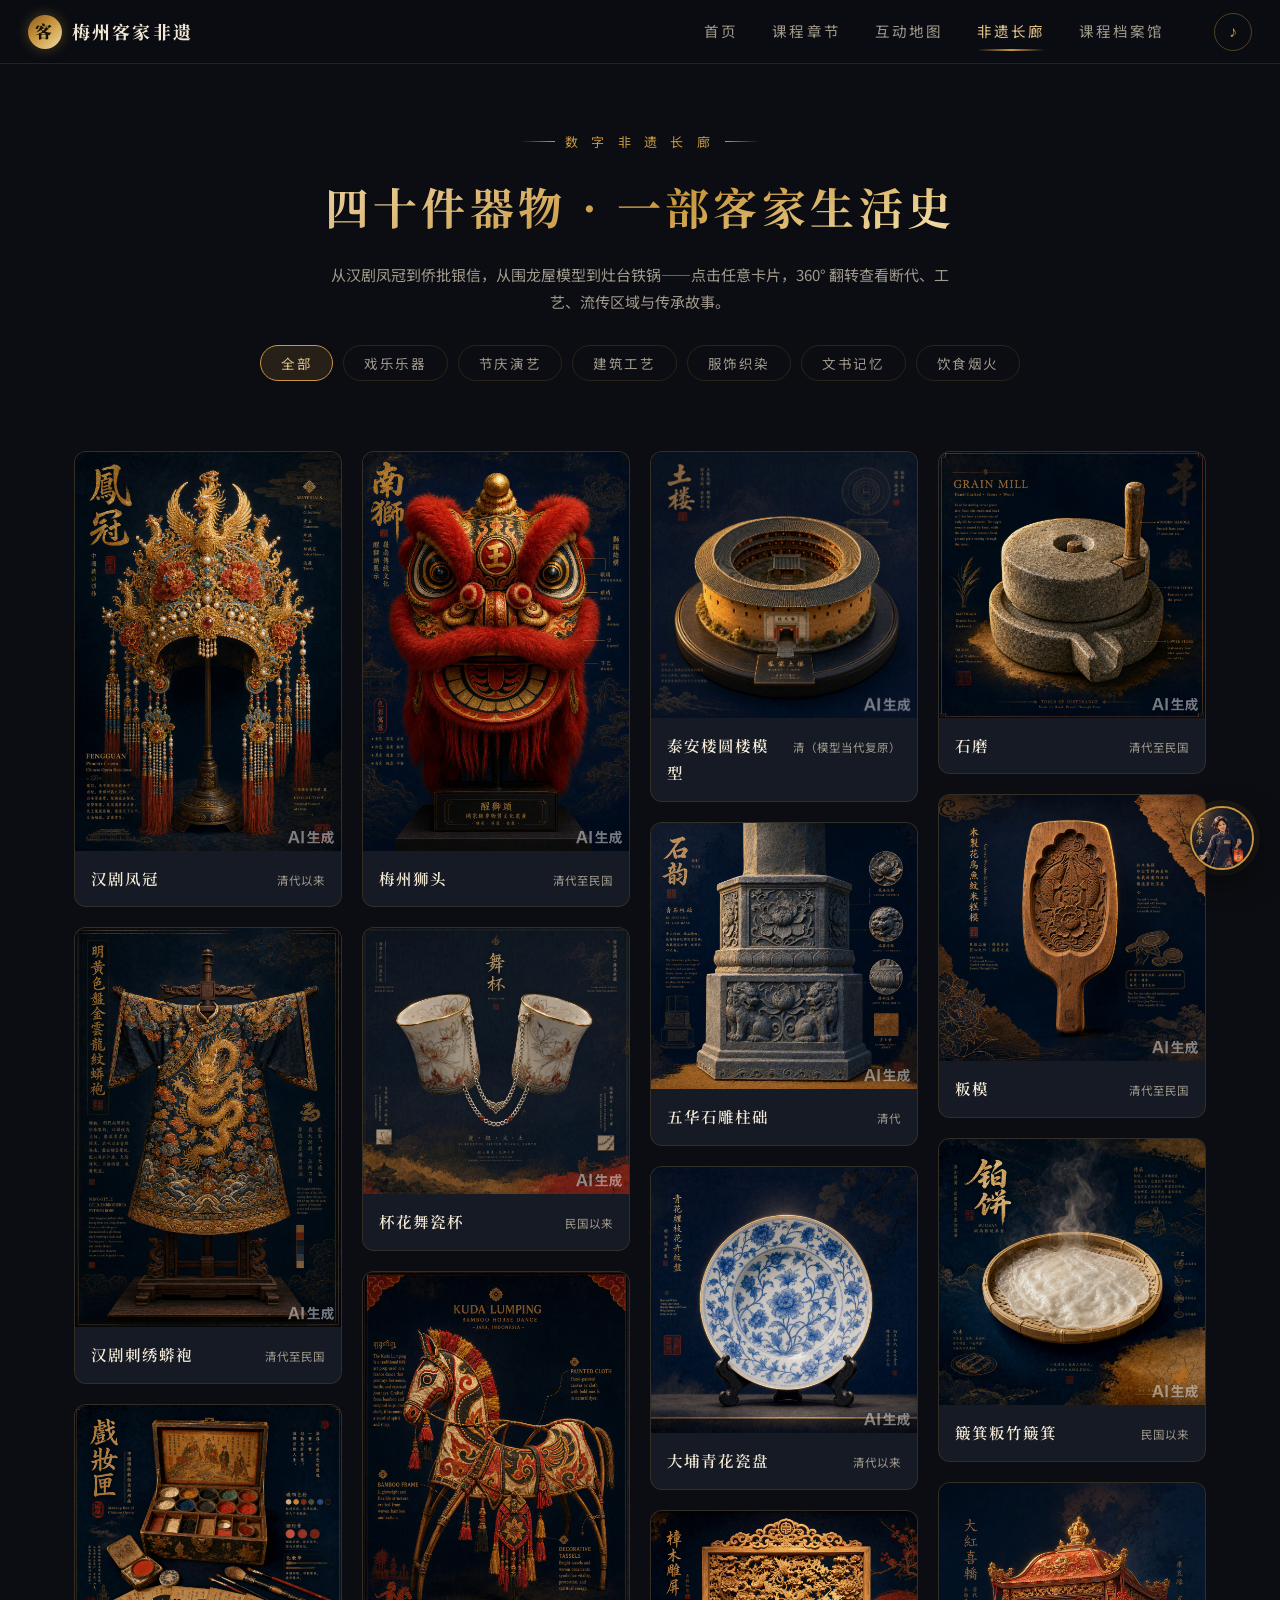
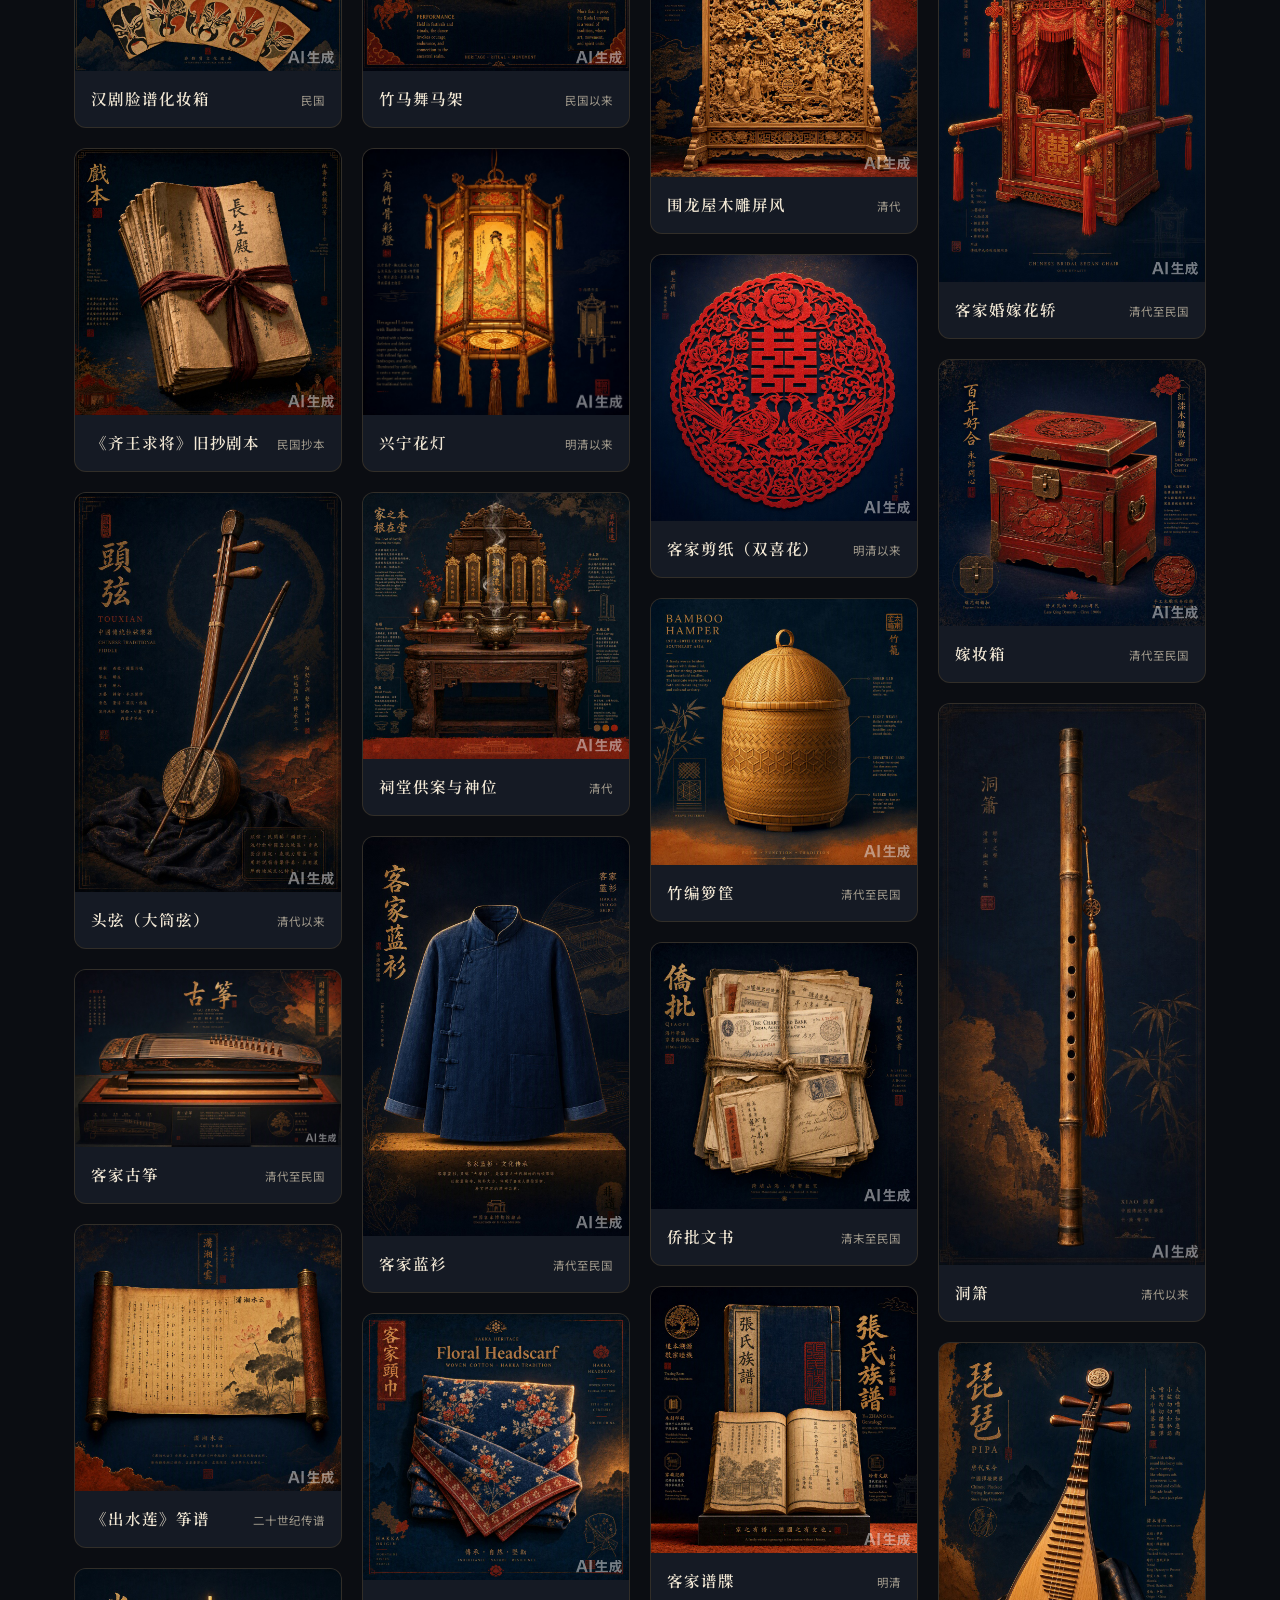
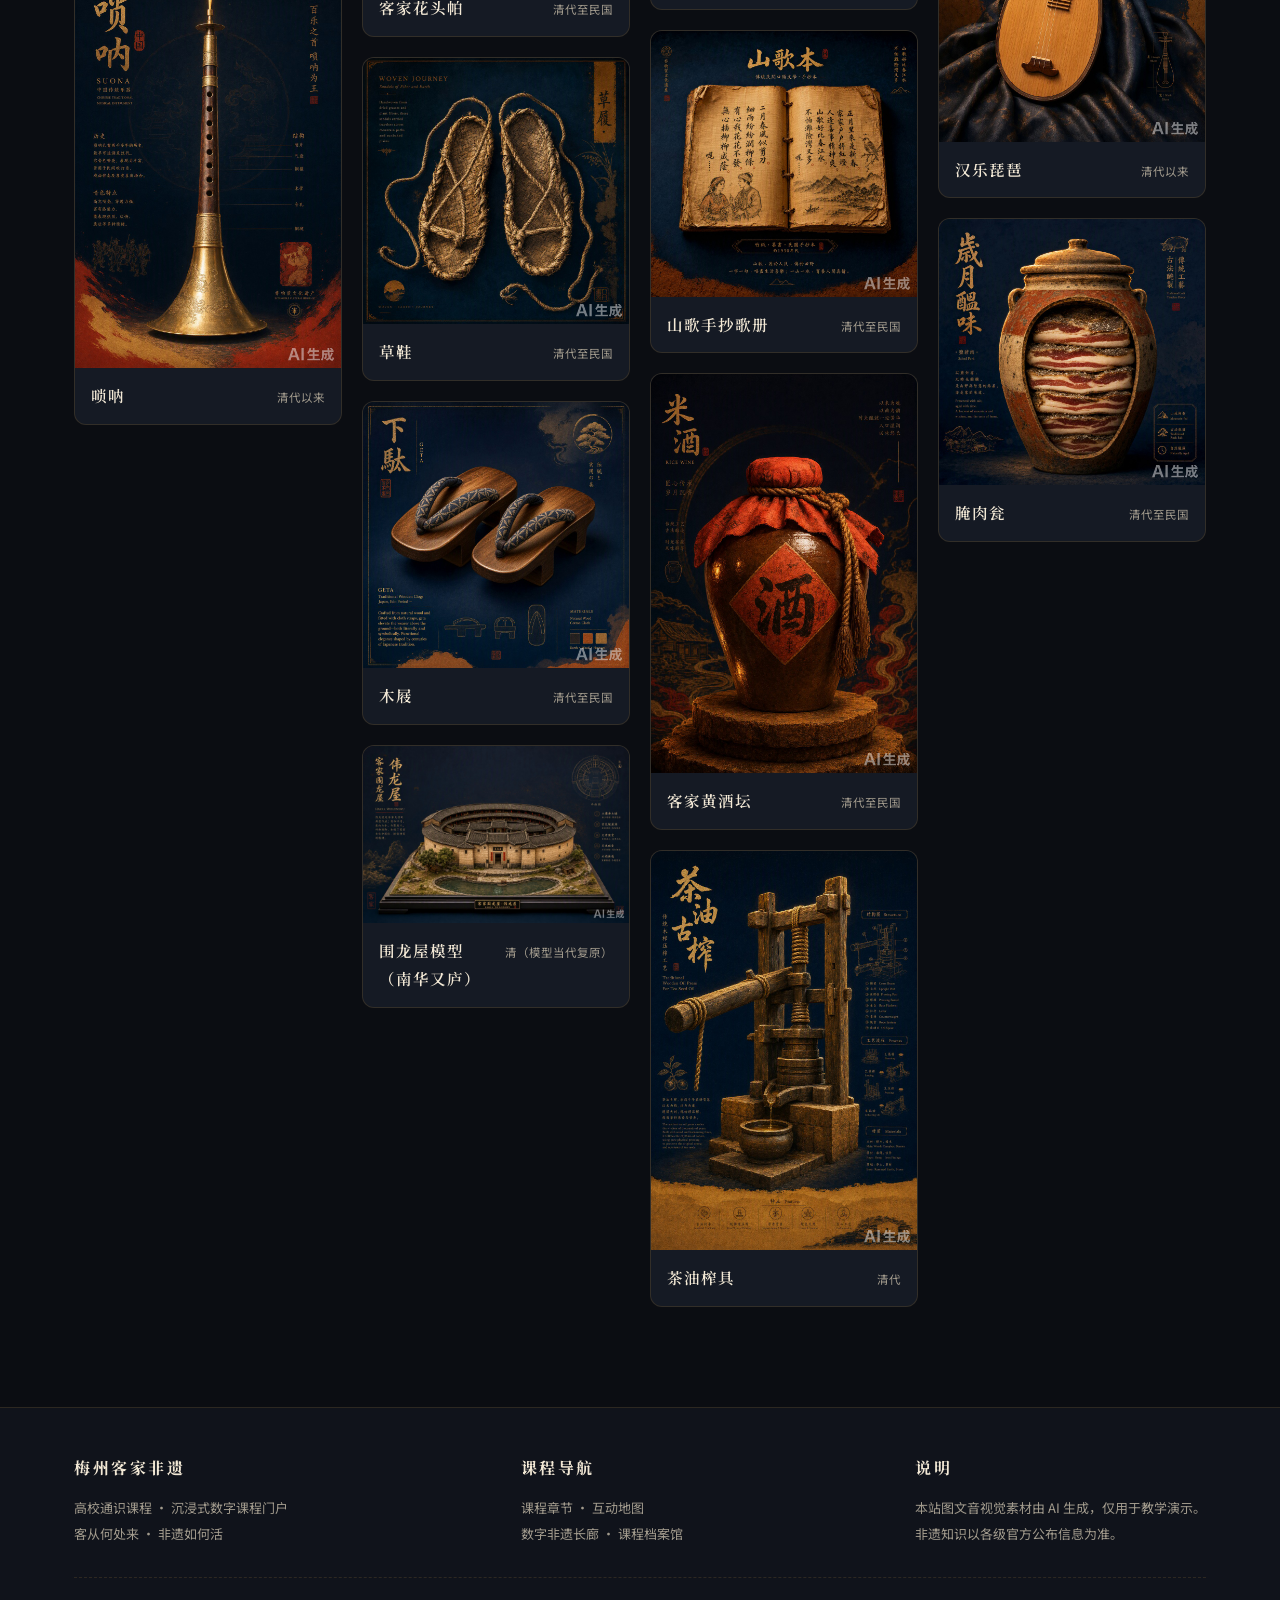
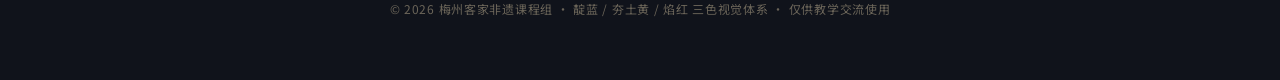
<file: gallery.html>
<!DOCTYPE html>
<html lang="zh-CN">
<head>
<meta charset="UTF-8">
<meta name="viewport" content="width=device-width, initial-scale=1">
<title>数字非遗长廊 · 梅州客家非遗</title>
<link rel="icon" href="data:image/svg+xml,%3Csvg xmlns='http://www.w3.org/2000/svg' viewBox='0 0 64 64'%3E%3Ccircle cx='32' cy='32' r='30' fill='%23c9973f'/%3E%3Ctext x='32' y='43' font-size='32' text-anchor='middle' fill='%230b0d12' font-family='serif'%3E%E5%AE%A2%3C/text%3E%3C/svg%3E">
<link rel="preconnect" href="https://fonts.googleapis.com">
<link href="https://fonts.googleapis.com/css2?family=Noto+Serif+SC:wght@400;600;700;900&family=Noto+Sans+SC:wght@300;400;500;700&display=swap" rel="stylesheet">
<link rel="stylesheet" href="css/style.css">
</head>
<body>

<header class="nav">
  <a class="brand" href="index.html"><span class="brand-mark">客</span><span>梅州客家非遗</span></a>
  <nav class="nav-links">
    <a href="index.html">首页</a>
    <a href="chapters.html">课程章节</a>
    <a href="map.html">互动地图</a>
    <a href="gallery.html">非遗长廊</a>
    <a href="archive.html">课程档案馆</a>
  </nav>
  <button class="bgm-btn" id="bgmBtn" title="背景音乐">♪</button>
</header>

<section class="gallery-hero wrap">
  <div class="kicker" style="justify-content:center;display:flex">数 字 非 遗 长 廊</div>
  <h1 class="h2 gold-text" style="font-size:44px">四十件器物 · 一部客家生活史</h1>
  <p class="section-sub" style="margin:14px auto 0">从汉剧凤冠到侨批银信，从围龙屋模型到灶台铁锅——点击任意卡片，360° 翻转查看断代、工艺、流传区域与传承故事。</p>
  <div class="filters" id="filters"></div>
</section>

<div class="wrap">
  <div class="waterfall" id="waterfall"></div>
</div>

<div class="modal-mask" id="modal">
  <button class="modal-close" id="modalClose">✕</button>
  <div class="flip-scene">
    <div class="flip-card" id="flipCard">
      <div class="flip-face flip-front" id="flipFront"></div>
      <div class="flip-face flip-back" id="flipBack"></div>
    </div>
    <div class="flip-hint">点击卡片翻转 · 正面器物 / 背面讲解</div>
  </div>
</div>

<footer class="footer">
  <div class="wrap">
    <div class="cols">
      <div><h5>梅州客家非遗</h5><p>高校通识课程 · 沉浸式数字课程门户<br>客从何处来 · 非遗如何活</p></div>
      <div><h5>课程导航</h5><p><a href="chapters.html">课程章节</a> · <a href="map.html">互动地图</a><br><a href="gallery.html">数字非遗长廊</a> · <a href="archive.html">课程档案馆</a></p></div>
      <div><h5>说明</h5><p>本站图文音视觉素材由 AI 生成，仅用于教学演示。<br>非遗知识以各级官方公布信息为准。</p></div>
    </div>
    <div class="fine">© 2026 梅州客家非遗课程组 · 靛蓝 / 夯土黄 / 焰红 三色视觉体系 · 仅供教学交流使用</div>
  </div>
</footer>

<script src="js/data.js"></script>
<script src="js/voice.js"></script>
<script src="js/bgm.js"></script>
<script src="js/guide.js"></script>
<script>
const CATS = [
  { k: "all", name: "全部" },
  { k: "music", name: "戏乐乐器", ids: ["r01","r02","r03","r04","r05","r06","r07","r08","r09","r37","r38"] },
  { k: "fest", name: "节庆演艺", ids: ["r10","r11","r12","r13","r14"] },
  { k: "craft", name: "建筑工艺", ids: ["r15","r20","r21","r22","r23","r24","r25","r26","r19"] },
  { k: "cloth", name: "服饰织染", ids: ["r16","r17","r18"] },
  { k: "doc", name: "文书记忆", ids: ["r27","r28","r29"] },
  { k: "food", name: "饮食烟火", ids: ["r30","r31","r32","r33","r34","r35","r36","r39","r40"] }
];

(async () => {
  const data = await loadData("relics");
  const relics = data.relics;
  const wf = qs("waterfall");

  relics.forEach(r => {
    const card = document.createElement("div");
    card.className = "relic-card reveal";
    card.dataset.id = r.id;
    card.innerHTML = `<img src="${r.img}" alt="${r.name}" loading="lazy"><div class="cap"><b>${r.name}</b><span>${r.era}</span></div>`;
    card.addEventListener("click", () => openModal(r));
    wf.appendChild(card);
  });

  /* 筛选 */
  const fb = qs("filters");
  CATS.forEach((cat, i) => {
    const b = document.createElement("button");
    b.textContent = cat.name;
    if (i === 0) b.classList.add("active");
    b.addEventListener("click", () => {
      fb.querySelectorAll("button").forEach(x => x.classList.remove("active"));
      b.classList.add("active");
      document.querySelectorAll(".relic-card").forEach(c => {
        c.style.display = cat.k === "all" || cat.ids.includes(c.dataset.id) ? "" : "none";
      });
    });
    fb.appendChild(b);
  });

  /* 翻转弹窗 */
  const modal = qs("modal"), flipCard = qs("flipCard");
  function openModal(r) {
    flipCard.classList.remove("flipped");
    qs("flipFront").innerHTML = `<img src="${r.img}" alt="${r.name}"><div class="name">${r.name}</div>`;
    qs("flipBack").innerHTML = `
      <h3>${r.name}</h3>
      <div class="kv"><b>断代年代</b><span>${r.era}</span></div>
      <div class="kv"><b>材质工艺</b><span>${r.craft}</span></div>
      <div class="kv"><b>流传区域</b><span>${r.region}</span></div>
      <div class="kv"><b>传承谱系</b><span>${r.lineage}</span></div>
      <p class="story">${r.story}</p>
      <div class="chlink"><a href="javascript:void(0)" onclick="document.getElementById('modalClose').click()">收起卡片</a></div>`;
    modal.classList.add("show");
    document.body.style.overflow = "hidden";
    history.replaceState(null, "", `#${r.id}`);
  }
  function closeModal() {
    modal.classList.remove("show");
    document.body.style.overflow = "";
  }
  flipCard.addEventListener("click", () => flipCard.classList.toggle("flipped"));
  qs("modalClose").addEventListener("click", closeModal);
  modal.addEventListener("click", e => { if (e.target === modal) closeModal(); });
  document.addEventListener("keydown", e => { if (e.key === "Escape") closeModal(); });

  /* 深链跳转 */
  if (location.hash) {
    const r = relics.find(x => x.id === location.hash.slice(1));
    if (r) setTimeout(() => openModal(r), 500);
  }

  /* reveal */
  const io = new IntersectionObserver(es => es.forEach(e => { if (e.isIntersecting) { e.target.classList.add("in"); io.unobserve(e.target); } }), { threshold: .08 });
  document.querySelectorAll(".relic-card").forEach(el => io.observe(el));
})();
</script>
<script src="js/main.js"></script>
</body>
</html>
</file>
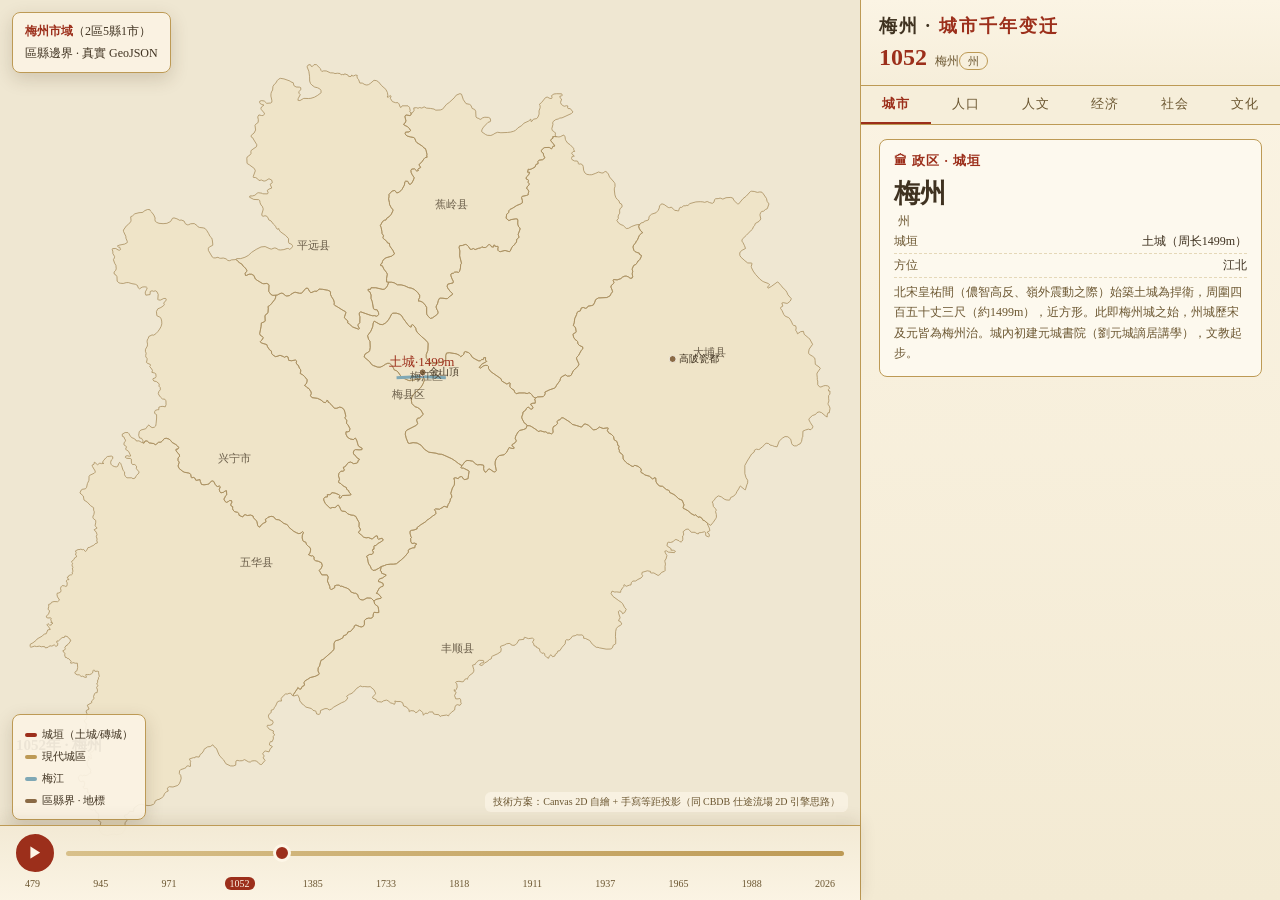
<file: city-history/index_canvas.html>
<!doctype html>
<html lang="zh-CN">
<head>
<meta charset="UTF-8" />
<meta name="viewport" content="width=device-width, initial-scale=1.0" />
<title>梅州 · 城市千年变迁｜Canvas 2D 技术方案原型</title>
<style>
:root {
  --paper: #f5efe2; --ink: #3f3220; --ink-soft: #6b5630;
  --zhu: #9c2f1b; --gold: #bd9a55; --gold-soft: #d8c08a; --water: #7fa8b5;
}
* { margin:0; padding:0; box-sizing:border-box; }
html,body { height:100%; font-family:"Kaiti SC","STKaiti","KaiTi","Songti SC",serif; background:#e8dcc0; color:var(--ink); }
#wrap { display:flex; height:100%; }

/* ===== 左侧：地图 ===== */
#left { flex:1; position:relative; min-width:0; }
#mapCanvas { position:absolute; inset:0; width:100%; height:100%; }
#mapHint { position:absolute; left:12px; top:12px; background:rgba(251,244,228,.92); border:1px solid var(--gold); border-radius:8px; padding:8px 12px; font-size:12px; line-height:1.8; box-shadow:0 6px 18px rgba(74,52,20,.18); }
#mapHint b { color:var(--zhu); }
#legend { position:absolute; left:12px; bottom:80px; background:rgba(251,244,228,.92); border:1px solid var(--gold); border-radius:8px; padding:8px 12px; font-size:11px; line-height:2; box-shadow:0 6px 18px rgba(74,52,20,.18); }
#legend i { display:inline-block; width:12px; height:4px; margin-right:5px; vertical-align:middle; border-radius:2px; }

/* ===== 右侧：面板 ===== */
#right { width:420px; background:linear-gradient(180deg,#fbf4e4,#f3ead3); border-left:1px solid var(--gold); display:flex; flex-direction:column; overflow-y:auto; }
header { padding:14px 18px; border-bottom:1px solid var(--gold); background:linear-gradient(180deg,#fbf4e4,#f6eeda); }
header h1 { font-size:18px; letter-spacing:2px; }
header h1 em { color:var(--zhu); font-style:normal; }
#eraBadge { margin-top:6px; font-size:12px; color:var(--ink-soft); }
#eraBadge b { font-size:24px; color:var(--zhu); margin-right:8px; }
#eraBadge .lv { border:1px solid var(--gold); border-radius:10px; padding:2px 8px; font-size:11px; }

#dimTabs { display:flex; border-bottom:1px solid var(--gold); background:#f6eeda; }
#dimTabs button { flex:1; padding:9px 0; border:none; background:transparent; font-family:inherit; font-size:13px; color:var(--ink-soft); cursor:pointer; border-bottom:2px solid transparent; letter-spacing:1px; }
#dimTabs button.on { color:var(--zhu); border-bottom-color:var(--zhu); font-weight:600; }

#dimPanel { flex:1; padding:14px 18px; overflow-y:auto; }
.dim-card { background:#fdf9ee; border:1px solid var(--gold); border-radius:8px; padding:12px 14px; margin-bottom:10px; }
.dim-card h3 { font-size:13px; color:var(--zhu); margin-bottom:6px; letter-spacing:1px; }
.dim-card .big { font-size:26px; color:var(--ink); font-weight:700; }
.dim-card .unit { font-size:12px; color:var(--ink-soft); margin-left:4px; }
.dim-card p { font-size:12px; color:var(--ink-soft); line-height:1.7; margin-top:4px; }
.kv { display:flex; justify-content:space-between; font-size:12px; padding:3px 0; border-bottom:1px dashed #e5d8b8; }
.kv:last-child { border-bottom:none; }
.kv span:first-child { color:var(--ink-soft); }
.kv span:last-child { color:var(--ink); }
.tag-row { margin-top:6px; }
.tag { display:inline-block; background:var(--gold-soft); color:var(--ink); border-radius:10px; padding:2px 10px; font-size:11px; margin-right:6px; }

/* ===== 底部时间轴 ===== */
#timelineBar { position:absolute; left:0; right:0; bottom:0; background:linear-gradient(180deg,rgba(243,234,213,.97),rgba(251,244,228,.97)); border-top:1px solid var(--gold); padding:8px 16px 10px; box-shadow:0 -4px 16px rgba(74,52,20,.12); }
#sliderRow { display:flex; align-items:center; gap:12px; }
#btnPlay { width:38px; height:38px; border-radius:50%; border:2px solid var(--zhu); background:var(--zhu); color:#fdf6e7; font-size:15px; cursor:pointer; flex-shrink:0; }
#btnPlay:hover { background:#7d2413; }
#slider { flex:1; -webkit-appearance:none; height:5px; border-radius:3px; background:linear-gradient(90deg,var(--gold-soft),var(--gold)); outline:none; }
#slider::-webkit-slider-thumb { -webkit-appearance:none; width:18px; height:18px; border-radius:50%; background:var(--zhu); border:3px solid #fdf6e7; cursor:pointer; }
#tickRow { display:flex; justify-content:space-between; margin-top:5px; padding:0 4px; font-size:10px; color:var(--ink-soft); }
#tickRow span { cursor:pointer; padding:1px 5px; border-radius:6px; }
#tickRow span:hover { background:var(--gold-soft); }
#tickRow span.on { background:var(--zhu); color:#fdf6e7; }
#footnote { position:absolute; right:12px; bottom:88px; font-size:10px; color:var(--ink-soft); background:rgba(251,244,228,.85); padding:3px 8px; border-radius:6px; }
</style>
</head>
<body>
<div id="wrap">
  <div id="left">
    <canvas id="mapCanvas"></canvas>
    <div id="mapHint"><b>梅州市域</b>（2區5縣1市）<br/>區縣邊界 · 真實 GeoJSON</div>
    <div id="legend">
      <i style="background:#9c2f1b"></i>城垣（土城/磚城）<br/>
      <i style="background:#bd9a55"></i>現代城區<br/>
      <i style="background:#7fa8b5"></i>梅江<br/>
      <i style="background:#8a6a45"></i>區縣界 · 地標
    </div>
    <div id="footnote">技術方案：Canvas 2D 自繪 + 手寫等距投影（同 CBDB 仕途流場 2D 引擎思路）</div>
    <div id="timelineBar">
      <div id="sliderRow">
        <button id="btnPlay">▶</button>
        <input type="range" id="slider" min="0" max="11" value="3" step="1" />
      </div>
      <div id="tickRow"></div>
    </div>
  </div>

  <div id="right">
    <header>
      <h1>梅州 · <em>城市千年变迁</em></h1>
      <div id="eraBadge"><b id="yrNow">1052</b><span id="nmNow">梅州</span><span class="lv" id="lvNow">州</span></div>
    </header>
    <div id="dimTabs">
      <button data-dim="city" class="on">城市</button>
      <button data-dim="pop">人口</button>
      <button data-dim="human">人文</button>
      <button data-dim="econ">经济</button>
      <button data-dim="soc">社会</button>
      <button data-dim="cul">文化</button>
    </div>
    <div id="dimPanel"></div>
  </div>
</div>

<script src="meizhou-geo.js"></script>
<script src="meizhou-data.js"></script>
<script>
/* ============================================================
 * 引擎层：手写等距投影 + Canvas 2D（CBDB 仕途流场 2D 同款思路，零依赖）
 * ============================================================ */
const canvas = document.getElementById("mapCanvas");
const ctx = canvas.getContext("2d");
let W=0, H=0, proj=null, path=null;

function resize(){
  const r = canvas.parentElement.getBoundingClientRect();
  const dpr = window.devicePixelRatio || 1;
  W = r.width; H = r.height;
  canvas.width = W*dpr; canvas.height = H*dpr;
  canvas.style.width = W+"px"; canvas.style.height = H+"px";
  ctx.setTransform(dpr,0,0,dpr,0,0);
  proj = makeFitProj(MEIZHOU_GEO, W, H, 30);
  draw();
}

// 手写等距投影（梅州小范围够用，不依赖 d3.projection 系列）
function makeFitProj(geo, w, h, pad){
  let minX=Infinity, minY=Infinity, maxX=-Infinity, maxY=-Infinity;
  function visit(coords){
    if(typeof coords[0]==='number'){
      if(coords[0]<minX) minX=coords[0]; if(coords[0]>maxX) maxX=coords[0];
      if(coords[1]<minY) minY=coords[1]; if(coords[1]>maxY) maxY=coords[1];
    } else coords.forEach(visit);
  }
  geo.features.forEach(f=>visit(f.geometry.coordinates));
  const dx=maxX-minX, dy=maxY-minY;
  const s = Math.min((w-pad*2)/dx, (h-pad*2)/dy);
  const cx=(minX+maxX)/2, cy=(minY+maxY)/2;
  const tx = w/2 - cx*s, ty = h/2 + cy*s;
  return function(lonLat){
    if(!Array.isArray(lonLat)) return null;
    return [lonLat[0]*s + tx, ty - lonLat[1]*s];
  };
}

// 自绘路径（不依赖 d3.geoPath，仕途流场 2D 引擎本质）
function drawGeom(geom, doMove, doLine){
  const g = geometryOf(geom);
  if(!g) return;
  if(g.type==="Polygon"){
    g.coordinates.forEach(ring=>drawRing(ring, doMove, doLine));
  } else if(g.type==="MultiPolygon"){
    g.coordinates.forEach(poly=>poly.forEach(ring=>drawRing(ring, doMove, doLine)));
  } else if(g.type==="LineString"){
    drawRing(g.coordinates, doMove, doLine);
  } else if(g.type==="MultiLineString"){
    g.coordinates.forEach(line=>drawRing(line, doMove, doLine));
  } else if(g.type==="Point"){
    const p = proj(g.coordinates);
    doMove(p[0], p[1]);
  }
}
function drawRing(ring, doMove, doLine){
  ring.forEach((c,i)=>{
    const p = proj(c);
    if(i===0) doMove(p[0], p[1]);
    else doLine(p[0], p[1]);
  });
}
function geometryOf(featureOrGeom){
  if(!featureOrGeom) return null;
  if(featureOrGeom.geometry) return featureOrGeom.geometry;
  if(featureOrGeom.coordinates) return featureOrGeom;
  return null;
}
window.addEventListener("resize", resize);

/* 颜色：区县按梅花色盘 */
const COUNTY_COLORS = {
  "梅江區":"#f3e5c2","梅縣區":"#efe0b8","大埔縣":"#efe4c8","豐順縣":"#f0e6ce",
  "五華縣":"#efe2c4","平遠縣":"#f2e8d0","蕉嶺縣":"#f1e7cf","興寧市":"#efe1c3"
};

let state = { idx: 3, dim: "city" };
const T = window.MZ_TIMELINE;

function draw(){
  ctx.clearRect(0,0,W,H);
  // 宣纸底
  ctx.fillStyle = "#efe7d2";
  ctx.fillRect(0,0,W,H);

  // ① 区县面（真实边界底图）
  MEIZHOU_GEO.features.forEach(f=>{
    ctx.beginPath();
    drawGeom(f, (x,y)=>ctx.moveTo(x,y), (x,y)=>ctx.lineTo(x,y));
    ctx.closePath();
    ctx.fillStyle = COUNTY_COLORS[f.properties.name] || "#efe4c8";
    ctx.fill();
  });
  // ② 区县界
  MEIZHOU_GEO.features.forEach(f=>{
    ctx.beginPath();
    drawGeom(f, (x,y)=>ctx.moveTo(x,y), (x,y)=>ctx.lineTo(x,y));
    ctx.closePath();
    ctx.strokeStyle = "#a98e5f";
    ctx.lineWidth = 0.8;
    ctx.stroke();
  });

  // ③ 梅江
  ctx.beginPath();
  drawGeom({ type:"LineString", coordinates: MZ_RIVER.geom }, (x,y)=>ctx.moveTo(x,y), (x,y)=>ctx.lineTo(x,y));
  ctx.strokeStyle = "#7fa8b5";
  ctx.lineWidth = 3;
  ctx.stroke();

  // ④ 城垣/城区
  const item = T[state.idx];
  if(item.wall && item.wall.geom){
    const isAncient = item.wall.material !== "現代城區";
    ctx.beginPath();
    drawGeom({ type:"Polygon", coordinates:[item.wall.geom] }, (x,y)=>ctx.moveTo(x,y), (x,y)=>ctx.lineTo(x,y));
    ctx.closePath();
    ctx.fillStyle = isAncient ? "rgba(156,47,27,.20)" : "rgba(189,154,85,.18)";
    ctx.fill();
    ctx.strokeStyle = isAncient ? "#9c2f1b" : "#bd9a55";
    ctx.lineWidth = isAncient ? 2.2 : 1.8;
    ctx.stroke();
    if(isAncient){
      const [x,y] = proj([116.111, 24.309]);
      ctx.font = "13px KaiTi, STKaiti";
      ctx.fillStyle = "#9c2f1b";
      ctx.textAlign = "center";
      ctx.fillText(item.wall.material + "·" + (item.wall.perimeterM||"") + "m", x, y-8);
    }
  }

  // ⑤ 地标
  const marks = MZ_LANDMARKS.filter(m => m.year <= item.year);
  marks.forEach(m=>{
    const [x,y] = proj([m.lon, m.lat]);
    ctx.beginPath();
    ctx.arc(x, y, 3.5, 0, Math.PI*2);
    ctx.fillStyle = "#8a6a45";
    ctx.fill();
    ctx.strokeStyle = "#f5efe2";
    ctx.lineWidth = 1;
    ctx.stroke();
    ctx.font = "10px KaiTi, STKaiti";
    ctx.fillStyle = "#3f3220";
    ctx.textAlign = "left";
    ctx.fillText(m.name, x+6, y+3);
  });

  // ⑥ 区县名
  MEIZHOU_GEO.features.forEach(f=>{
    const c = f.properties.center || (f.properties.centroid);
    if(!c) return;
    const [x,y] = proj(c);
    ctx.font = "11px KaiTi, STKaiti";
    ctx.fillStyle = "rgba(63,50,32,.75)";
    ctx.textAlign = "center";
    ctx.fillText(f.properties.name, x, y+3);
  });

  // ⑦ 图题
  ctx.font = "bold 15px KaiTi, STKaiti";
  ctx.fillStyle = "#3f3220";
  ctx.textAlign = "left";
  ctx.fillText(item.year + "年 · " + item.name, 16, H-150);
}

/* ============================================================
 * 面板层：六维卡片
 * ============================================================ */
const panel = document.getElementById("dimPanel");
function renderPanel(){
  const item = T[state.idx];
  const d = item[state.dim];
  let html = "";

  const cityCard = `
    <div class="dim-card"><h3>🏛 政区 · 城垣</h3>
      <div class="big">${item.name}</div><span class="unit">${item.level}</span>
      ${item.wall ? `<div class="kv"><span>城垣</span><span>${item.wall.material}（周长${item.wall.perimeterM||'—'}m）</span></div>
      <div class="kv"><span>方位</span><span>${item.wall.location||'—'}</span></div>` : `<div class="kv"><span>城垣</span><span>尚无城墙</span></div>`}
      <p>${item.desc}</p>
    </div>`;

  const popCard = `
    <div class="dim-card"><h3>👥 人口</h3>
      ${item.population.value ? `<div class="big">${(item.population.value/10000).toFixed(1)}<span class="unit">万${item.population.unit||'人'}</span></div>` : `<div class="big">—</div>`}
      <p>${item.population.note}</p>
    </div>`;

  const humanCard = `
    <div class="dim-card"><h3>📜 人文 · 科举</h3>
      <div class="kv"><span>进士（清·嘉应）</span><span>${item.culture.jinshi}人</span></div>
      ${item.culture.schools?`<div class="kv"><span>书院</span><span>${item.culture.schools}</span></div>`:""}
      ${item.culture.note?`<p>${item.culture.note}</p>`:""}
      <div class="tag-row"><span class="tag">${item.culture.tag}</span></div>
    </div>
    <div class="dim-card"><h3>📍 此时地标</h3>
      ${MZ_LANDMARKS.filter(m=>m.year<=item.year).slice(-4).map(m=>`<div class="kv"><span>${m.name}</span><span>${m.type}</span></div>`).join("")}
    </div>`;

  const econCard = `
    <div class="dim-card"><h3>💰 经济</h3>
      <p>${item.economy.note}</p>
    </div>`;

  const socCard = `
    <div class="dim-card"><h3>🏘 社会</h3>
      <p>${item.society.note}</p>
    </div>`;

  const culCard = `
    <div class="dim-card"><h3>🎭 文化</h3>
      <p>${item.culture.note || "客家文化积淀中…"}</p>
      <div class="tag-row"><span class="tag">${item.culture.tag}</span></div>
    </div>`;

  switch(state.dim){
    case "city": html = cityCard; break;
    case "pop": html = popCard; break;
    case "human": html = humanCard; break;
    case "econ": html = econCard; break;
    case "soc": html = socCard; break;
    case "cul": html = culCard; break;
  }
  panel.innerHTML = html;
}

/* ============================================================
 * 交互层
 * ============================================================ */
function update(idx){
  state.idx = idx;
  const item = T[idx];
  document.getElementById("yrNow").textContent = item.year;
  document.getElementById("nmNow").textContent = item.name;
  document.getElementById("lvNow").textContent = item.level;
  document.getElementById("slider").value = idx;
  document.querySelectorAll("#tickRow span").forEach((s,i)=>s.classList.toggle("on", i===idx));
  draw();
  renderPanel();
}

let playing=false, timer=null;
document.getElementById("btnPlay").onclick = ()=>{
  playing = !playing;
  document.getElementById("btnPlay").textContent = playing ? "⏸" : "▶";
  if(playing){
    timer = setInterval(()=>{ update(state.idx>=T.length-1 ? 0 : state.idx+1); }, 1800);
  } else clearInterval(timer);
};
document.getElementById("slider").oninput = e => update(+e.target.value);

const tickRow = document.getElementById("tickRow");
T.forEach((t,i)=>{
  const s = document.createElement("span");
  s.textContent = t.year;
  s.onclick = ()=>update(i);
  tickRow.appendChild(s);
});

document.querySelectorAll("#dimTabs button").forEach(btn=>{
  btn.onclick = ()=>{
    document.querySelectorAll("#dimTabs button").forEach(b=>b.classList.remove("on"));
    btn.classList.add("on");
    state.dim = btn.dataset.dim;
    renderPanel();
  };
});

resize();
update(3);
</script>
</body>
</html>
</file>
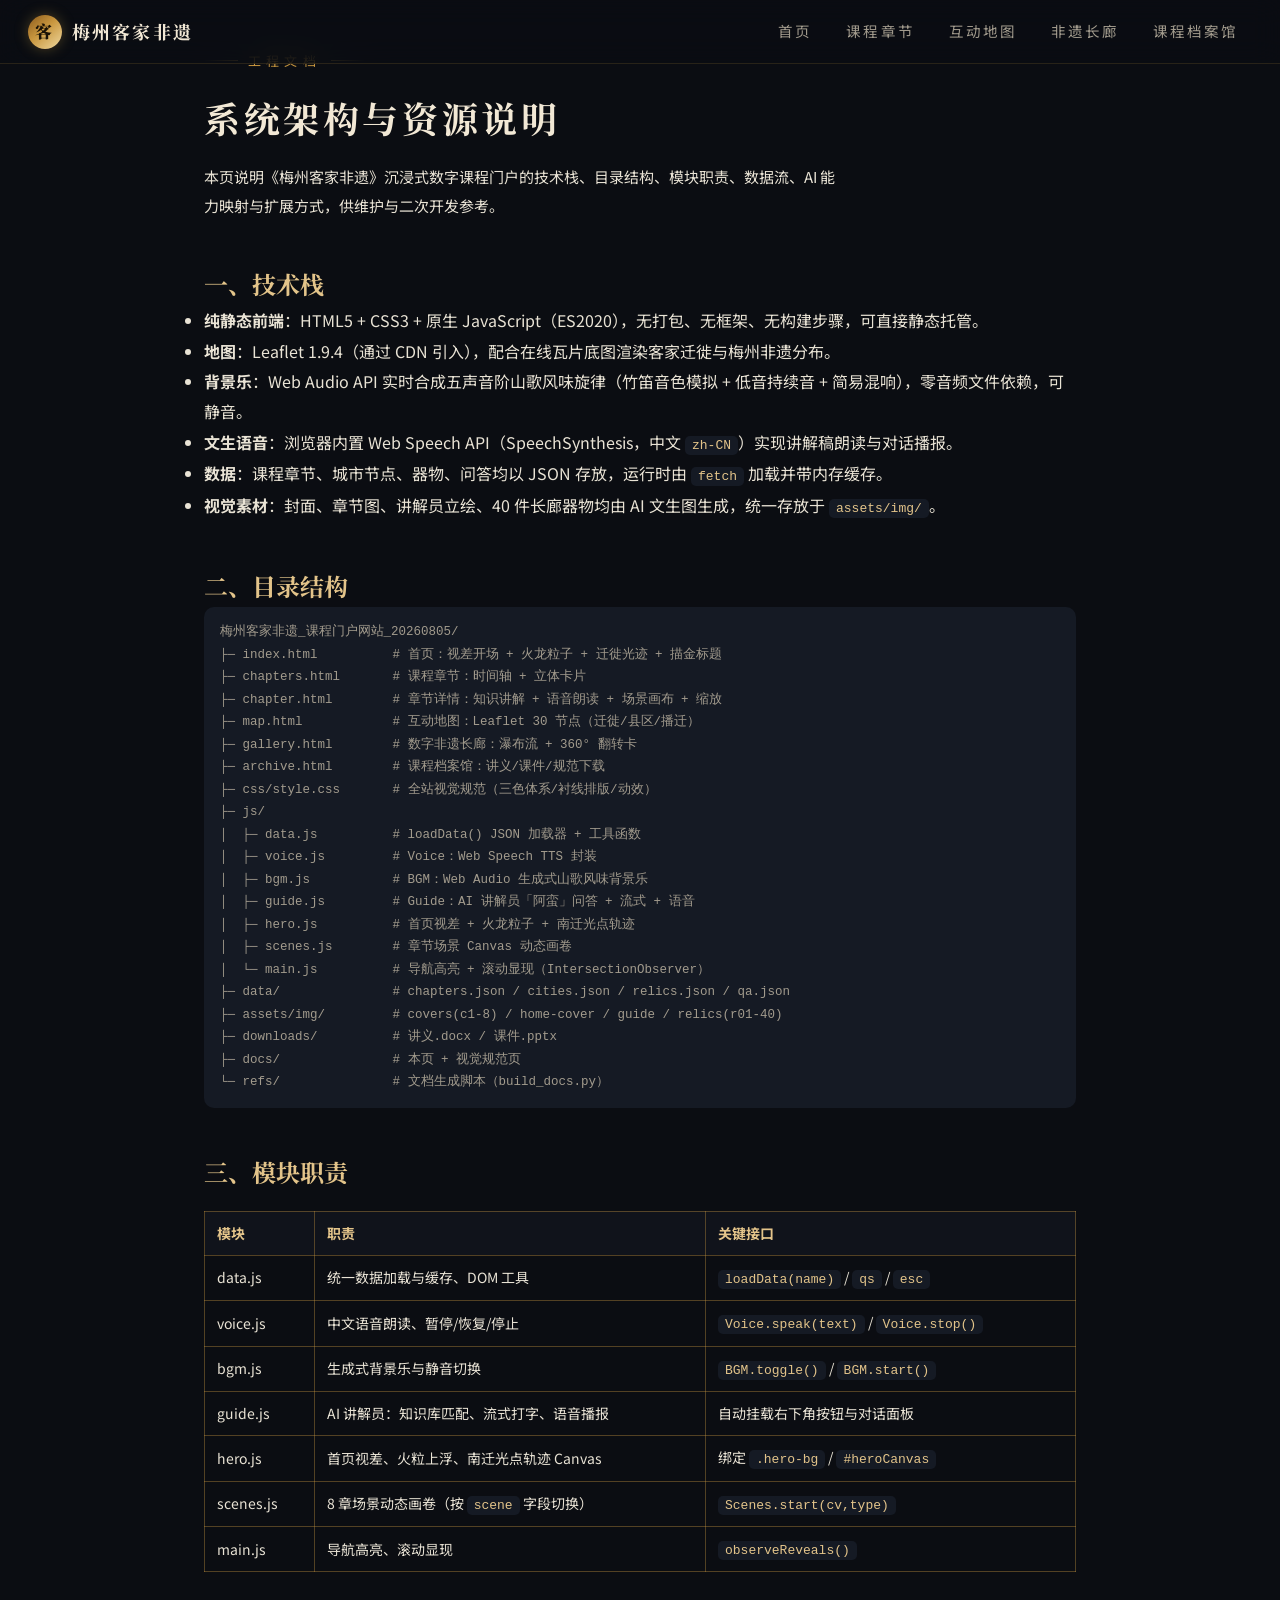
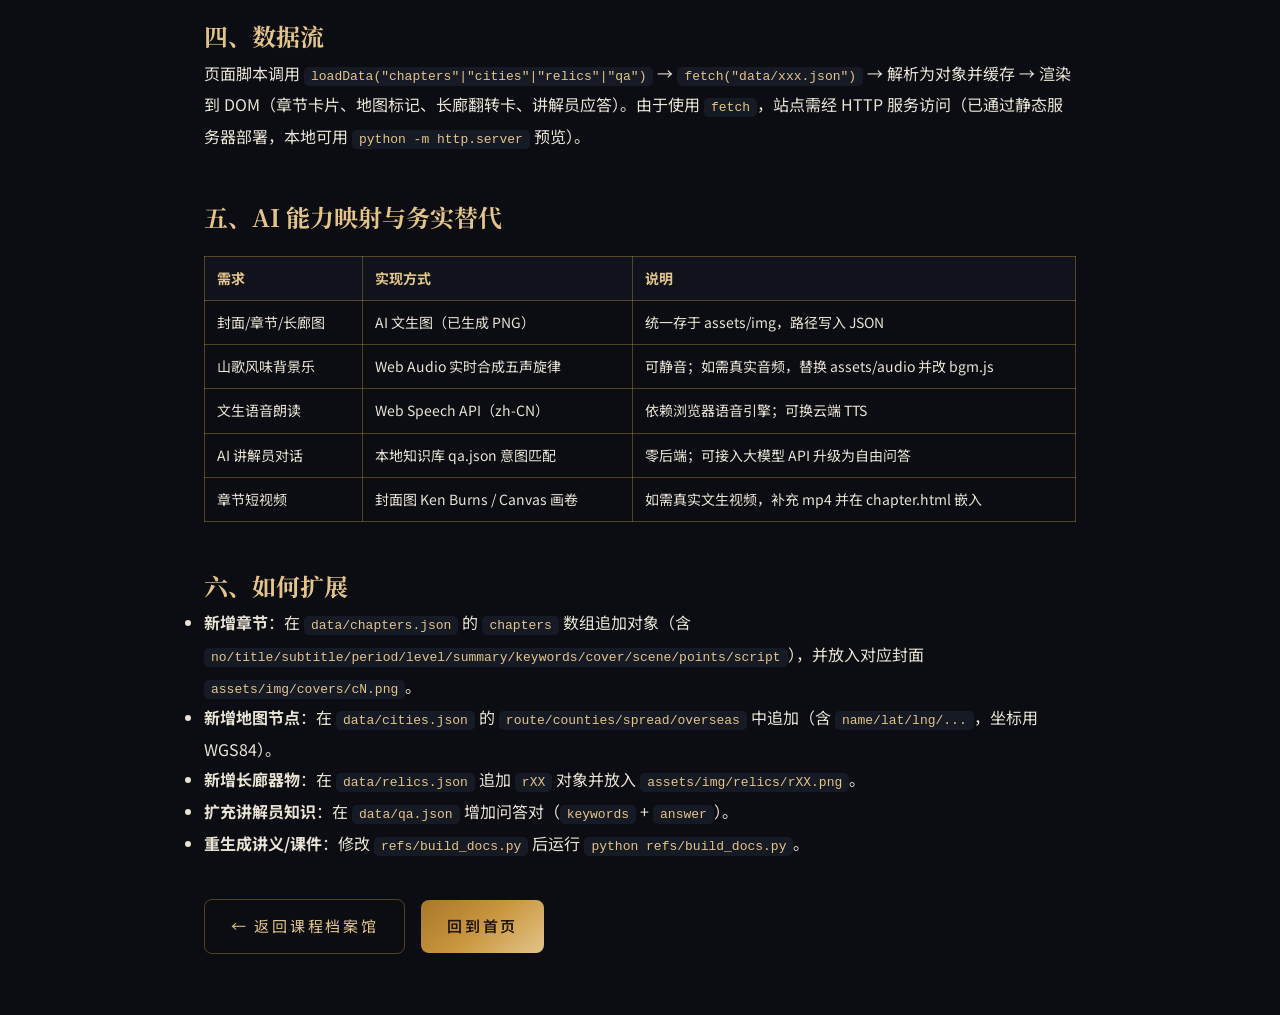
<file: docs/system-architecture.html>
<!DOCTYPE html>
<html lang="zh-CN">
<head>
<meta charset="UTF-8">
<meta name="viewport" content="width=device-width, initial-scale=1">
<title>系统架构说明 · 梅州客家非遗数字课程门户</title>
<link href="https://fonts.googleapis.com/css2?family=Noto+Serif+SC:wght@400;600;700;900&family=Noto+Sans+SC:wght@300;400;500;700&display=swap" rel="stylesheet">
<link rel="stylesheet" href="../css/style.css">
<style>.docmain{max-width:920px;margin:0 auto;padding:40px 24px 80px}.docmain h2{color:var(--earth-soft);font-family:var(--serif);margin-top:42px}.docmain h3{color:var(--indigo-soft);margin-top:26px}.docmain p,.docmain li{color:var(--text);line-height:1.9}.docmain code{background:var(--panel);padding:2px 7px;border-radius:5px;color:var(--earth-soft);font-size:13px}.docmain table{width:100%;border-collapse:collapse;margin:18px 0}.docmain th,.docmain td{border:1px solid var(--line-strong);padding:9px 12px;font-size:14px;text-align:left}.docmain th{background:var(--bg-soft);color:var(--earth-soft)}.docmain pre{background:var(--panel);padding:14px 16px;border-radius:10px;overflow:auto;color:var(--text-dim);font-size:12.5px}</style>
</head>
<body>
<header class="nav">
  <a class="brand" href="../index.html"><span class="brand-mark">客</span><span>梅州客家非遗</span></a>
  <nav class="nav-links">
    <a href="../index.html">首页</a><a href="../chapters.html">课程章节</a><a href="../map.html">互动地图</a>
    <a href="../gallery.html">非遗长廊</a><a href="../archive.html">课程档案馆</a>
  </nav>
</header>
<main class="docmain">
  <div class="kicker">工程文档</div>
  <h1 class="h2" style="font-family:var(--serif)">系统架构与资源说明</h1>
  <p class="section-sub">本页说明《梅州客家非遗》沉浸式数字课程门户的技术栈、目录结构、模块职责、数据流、AI 能力映射与扩展方式，供维护与二次开发参考。</p>

  <h2>一、技术栈</h2>
  <ul>
    <li><b>纯静态前端</b>：HTML5 + CSS3 + 原生 JavaScript（ES2020），无打包、无框架、无构建步骤，可直接静态托管。</li>
    <li><b>地图</b>：Leaflet 1.9.4（通过 CDN 引入），配合在线瓦片底图渲染客家迁徙与梅州非遗分布。</li>
    <li><b>背景乐</b>：Web Audio API 实时合成五声音阶山歌风味旋律（竹笛音色模拟 + 低音持续音 + 简易混响），零音频文件依赖，可静音。</li>
    <li><b>文生语音</b>：浏览器内置 Web Speech API（SpeechSynthesis，中文 <code>zh-CN</code>）实现讲解稿朗读与对话播报。</li>
    <li><b>数据</b>：课程章节、城市节点、器物、问答均以 JSON 存放，运行时由 <code>fetch</code> 加载并带内存缓存。</li>
    <li><b>视觉素材</b>：封面、章节图、讲解员立绘、40 件长廊器物均由 AI 文生图生成，统一存放于 <code>assets/img/</code>。</li>
  </ul>

  <h2>二、目录结构</h2>
  <pre>梅州客家非遗_课程门户网站_20260805/
├─ index.html          # 首页：视差开场 + 火龙粒子 + 迁徙光迹 + 描金标题
├─ chapters.html       # 课程章节：时间轴 + 立体卡片
├─ chapter.html        # 章节详情：知识讲解 + 语音朗读 + 场景画布 + 缩放
├─ map.html            # 互动地图：Leaflet 30 节点（迁徙/县区/播迁）
├─ gallery.html        # 数字非遗长廊：瀑布流 + 360° 翻转卡
├─ archive.html        # 课程档案馆：讲义/课件/规范下载
├─ css/style.css       # 全站视觉规范（三色体系/衬线排版/动效）
├─ js/
│  ├─ data.js          # loadData() JSON 加载器 + 工具函数
│  ├─ voice.js         # Voice：Web Speech TTS 封装
│  ├─ bgm.js           # BGM：Web Audio 生成式山歌风味背景乐
│  ├─ guide.js         # Guide：AI 讲解员「阿蛮」问答 + 流式 + 语音
│  ├─ hero.js          # 首页视差 + 火龙粒子 + 南迁光点轨迹
│  ├─ scenes.js        # 章节场景 Canvas 动态画卷
│  └─ main.js          # 导航高亮 + 滚动显现（IntersectionObserver）
├─ data/               # chapters.json / cities.json / relics.json / qa.json
├─ assets/img/         # covers(c1-8) / home-cover / guide / relics(r01-40)
├─ downloads/          # 讲义.docx / 课件.pptx
├─ docs/               # 本页 + 视觉规范页
└─ refs/               # 文档生成脚本（build_docs.py）</pre>

  <h2>三、模块职责</h2>
  <table>
    <tr><th>模块</th><th>职责</th><th>关键接口</th></tr>
    <tr><td>data.js</td><td>统一数据加载与缓存、DOM 工具</td><td><code>loadData(name)</code> / <code>qs</code> / <code>esc</code></td></tr>
    <tr><td>voice.js</td><td>中文语音朗读、暂停/恢复/停止</td><td><code>Voice.speak(text)</code> / <code>Voice.stop()</code></td></tr>
    <tr><td>bgm.js</td><td>生成式背景乐与静音切换</td><td><code>BGM.toggle()</code> / <code>BGM.start()</code></td></tr>
    <tr><td>guide.js</td><td>AI 讲解员：知识库匹配、流式打字、语音播报</td><td>自动挂载右下角按钮与对话面板</td></tr>
    <tr><td>hero.js</td><td>首页视差、火粒上浮、南迁光点轨迹 Canvas</td><td>绑定 <code>.hero-bg</code> / <code>#heroCanvas</code></td></tr>
    <tr><td>scenes.js</td><td>8 章场景动态画卷（按 <code>scene</code> 字段切换）</td><td><code>Scenes.start(cv,type)</code></td></tr>
    <tr><td>main.js</td><td>导航高亮、滚动显现</td><td><code>observeReveals()</code></td></tr>
  </table>

  <h2>四、数据流</h2>
  <p>页面脚本调用 <code>loadData("chapters"|"cities"|"relics"|"qa")</code> → <code>fetch("data/xxx.json")</code> → 解析为对象并缓存 → 渲染到 DOM（章节卡片、地图标记、长廊翻转卡、讲解员应答）。由于使用 <code>fetch</code>，站点需经 HTTP 服务访问（已通过静态服务器部署，本地可用 <code>python -m http.server</code> 预览）。</p>

  <h2>五、AI 能力映射与务实替代</h2>
  <table>
    <tr><th>需求</th><th>实现方式</th><th>说明</th></tr>
    <tr><td>封面/章节/长廊图</td><td>AI 文生图（已生成 PNG）</td><td>统一存于 assets/img，路径写入 JSON</td></tr>
    <tr><td>山歌风味背景乐</td><td>Web Audio 实时合成五声旋律</td><td>可静音；如需真实音频，替换 assets/audio 并改 bgm.js</td></tr>
    <tr><td>文生语音朗读</td><td>Web Speech API（zh-CN）</td><td>依赖浏览器语音引擎；可换云端 TTS</td></tr>
    <tr><td>AI 讲解员对话</td><td>本地知识库 qa.json 意图匹配</td><td>零后端；可接入大模型 API 升级为自由问答</td></tr>
    <tr><td>章节短视频</td><td>封面图 Ken Burns / Canvas 画卷</td><td>如需真实文生视频，补充 mp4 并在 chapter.html 嵌入</td></tr>
  </table>

  <h2>六、如何扩展</h2>
  <ul>
    <li><b>新增章节</b>：在 <code>data/chapters.json</code> 的 <code>chapters</code> 数组追加对象（含 <code>no/title/subtitle/period/level/summary/keywords/cover/scene/points/script</code>），并放入对应封面 <code>assets/img/covers/cN.png</code>。</li>
    <li><b>新增地图节点</b>：在 <code>data/cities.json</code> 的 <code>route/counties/spread/overseas</code> 中追加（含 <code>name/lat/lng/...</code>，坐标用 WGS84）。</li>
    <li><b>新增长廊器物</b>：在 <code>data/relics.json</code> 追加 <code>rXX</code> 对象并放入 <code>assets/img/relics/rXX.png</code>。</li>
    <li><b>扩充讲解员知识</b>：在 <code>data/qa.json</code> 增加问答对（<code>keywords</code> + <code>answer</code>）。</li>
    <li><b>重生成讲义/课件</b>：修改 <code>refs/build_docs.py</code> 后运行 <code>python refs/build_docs.py</code>。</li>
  </ul>
  <p style="margin-top:40px"><a class="btn" href="../archive.html">← 返回课程档案馆</a>　<a class="btn btn-solid" href="../index.html">回到首页</a></p>
</main>
</body>
</html>
</file>
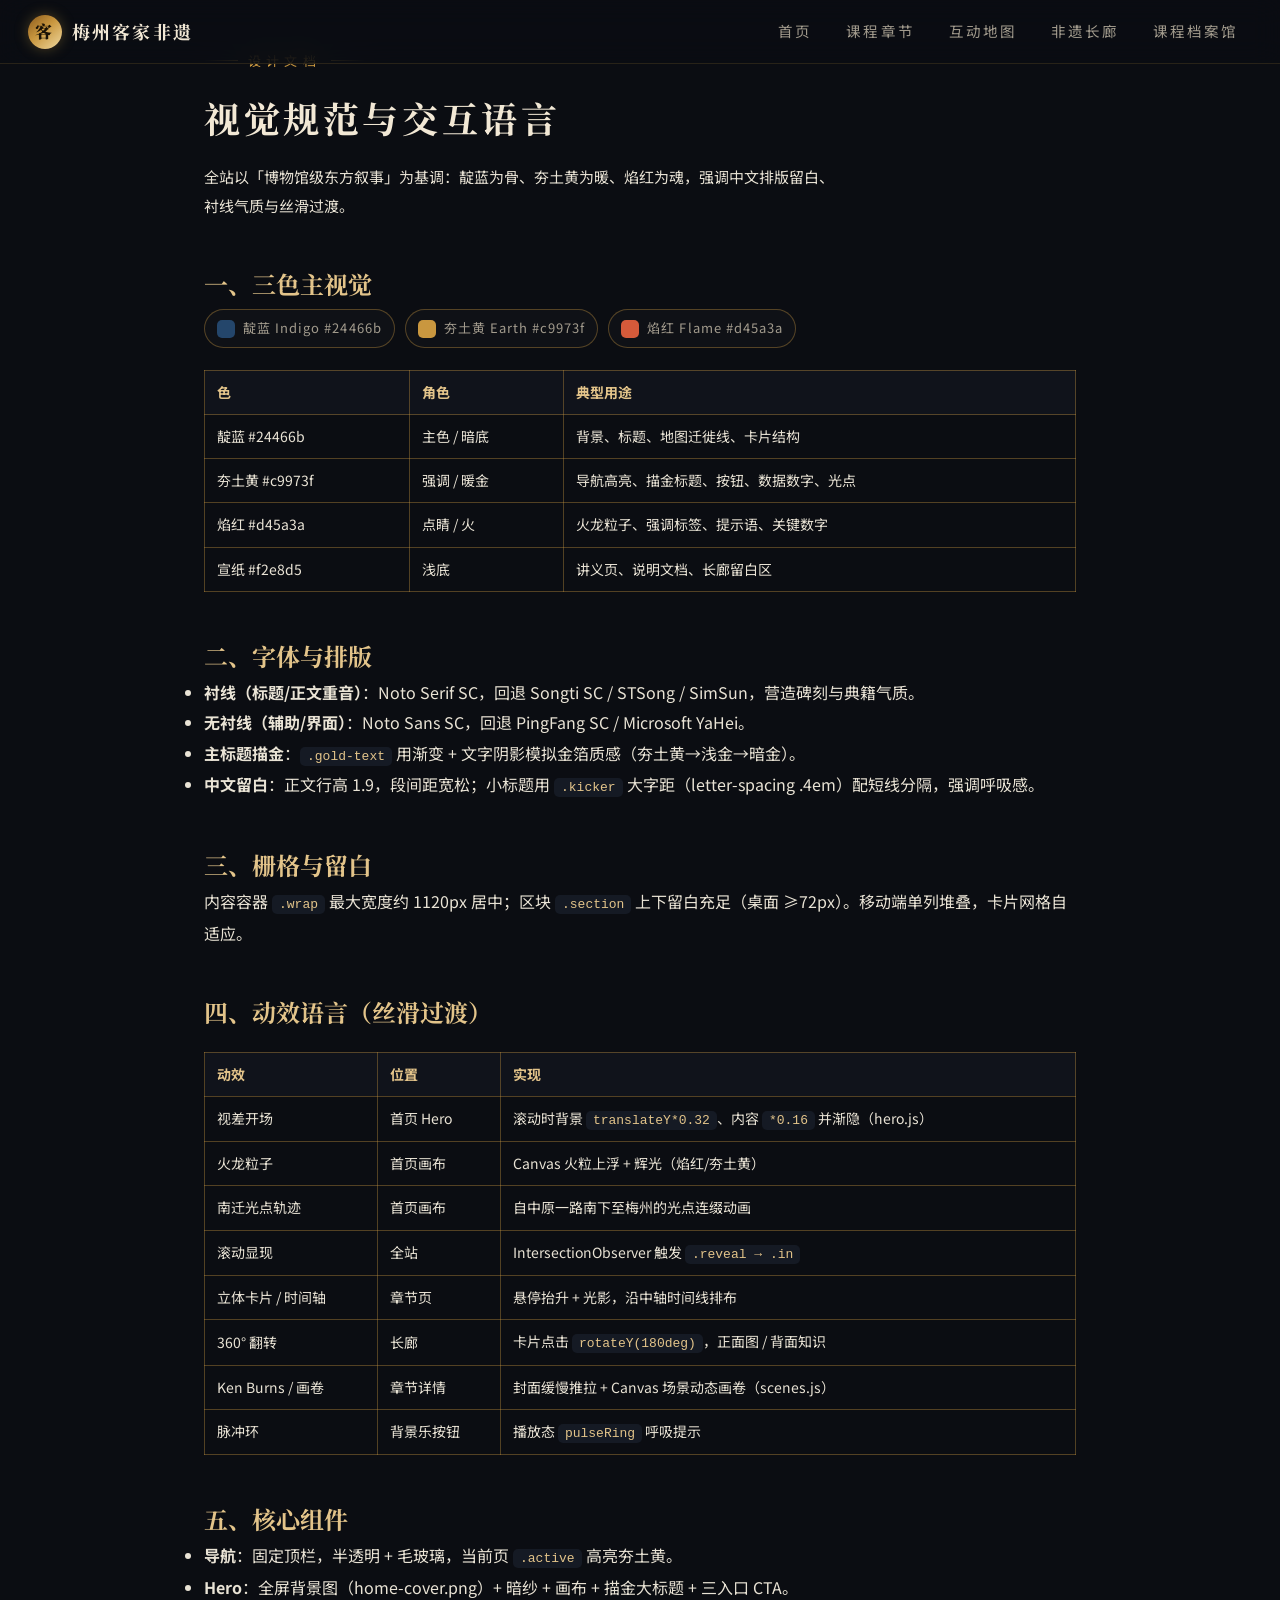
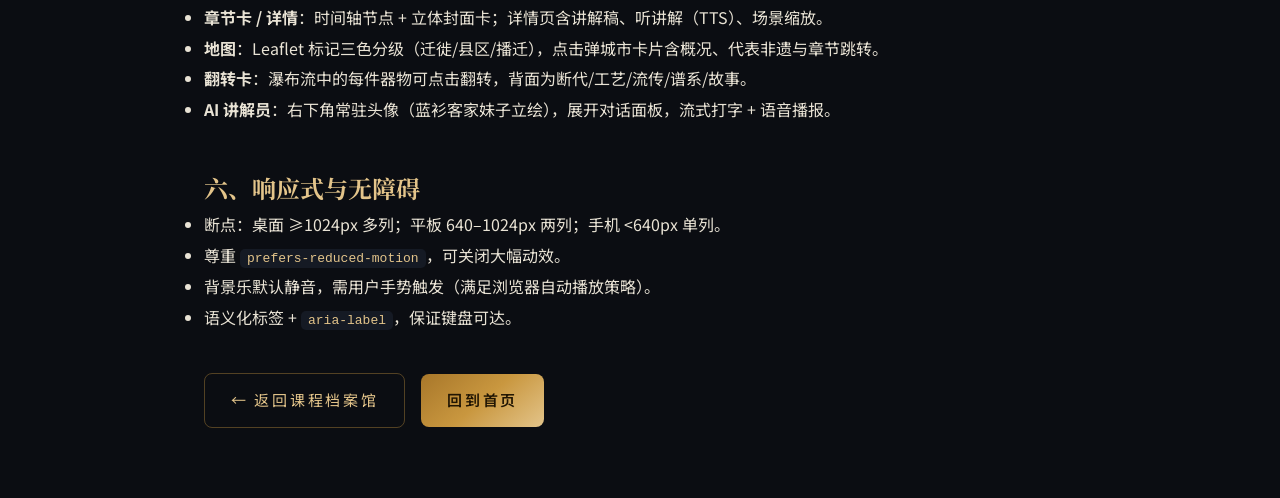
<file: docs/visual-design.html>
<!DOCTYPE html>
<html lang="zh-CN">
<head>
<meta charset="UTF-8">
<meta name="viewport" content="width=device-width, initial-scale=1">
<title>视觉规范说明 · 梅州客家非遗数字课程门户</title>
<link href="https://fonts.googleapis.com/css2?family=Noto+Serif+SC:wght@400;600;700;900&family=Noto+Sans+SC:wght@300;400;500;700&display=swap" rel="stylesheet">
<link rel="stylesheet" href="../css/style.css">
<style>.docmain{max-width:920px;margin:0 auto;padding:40px 24px 80px}.docmain h2{color:var(--earth-soft);font-family:var(--serif);margin-top:42px}.docmain h3{color:var(--indigo-soft);margin-top:26px}.docmain p,.docmain li{color:var(--text);line-height:1.9}.chip{display:inline-flex;align-items:center;gap:8px;padding:6px 12px;border-radius:999px;border:1px solid var(--line-strong);margin:4px 6px 4px 0;font-size:13px}.sw{width:18px;height:18px;border-radius:5px;display:inline-block}.docmain table{width:100%;border-collapse:collapse;margin:18px 0}.docmain th,.docmain td{border:1px solid var(--line-strong);padding:9px 12px;font-size:14px;text-align:left}.docmain th{background:var(--bg-soft);color:var(--earth-soft)}code{background:var(--panel);padding:2px 7px;border-radius:5px;color:var(--earth-soft);font-size:13px}</style>
</head>
<body>
<header class="nav">
  <a class="brand" href="../index.html"><span class="brand-mark">客</span><span>梅州客家非遗</span></a>
  <nav class="nav-links">
    <a href="../index.html">首页</a><a href="../chapters.html">课程章节</a><a href="../map.html">互动地图</a>
    <a href="../gallery.html">非遗长廊</a><a href="../archive.html">课程档案馆</a>
  </nav>
</header>
<main class="docmain">
  <div class="kicker">设计文档</div>
  <h1 class="h2" style="font-family:var(--serif)">视觉规范与交互语言</h1>
  <p class="section-sub">全站以「博物馆级东方叙事」为基调：靛蓝为骨、夯土黄为暖、焰红为魂，强调中文排版留白、衬线气质与丝滑过渡。</p>

  <h2>一、三色主视觉</h2>
  <p><span class="chip"><span class="sw" style="background:#24466b"></span>靛蓝 Indigo #24466b</span>
     <span class="chip"><span class="sw" style="background:#c9973f"></span>夯土黄 Earth #c9973f</span>
     <span class="chip"><span class="sw" style="background:#d45a3a"></span>焰红 Flame #d45a3a</span></p>
  <table>
    <tr><th>色</th><th>角色</th><th>典型用途</th></tr>
    <tr><td>靛蓝 #24466b</td><td>主色 / 暗底</td><td>背景、标题、地图迁徙线、卡片结构</td></tr>
    <tr><td>夯土黄 #c9973f</td><td>强调 / 暖金</td><td>导航高亮、描金标题、按钮、数据数字、光点</td></tr>
    <tr><td>焰红 #d45a3a</td><td>点睛 / 火</td><td>火龙粒子、强调标签、提示语、关键数字</td></tr>
    <tr><td>宣纸 #f2e8d5</td><td>浅底</td><td>讲义页、说明文档、长廊留白区</td></tr>
  </table>

  <h2>二、字体与排版</h2>
  <ul>
    <li><b>衬线（标题/正文重音）</b>：Noto Serif SC，回退 Songti SC / STSong / SimSun，营造碑刻与典籍气质。</li>
    <li><b>无衬线（辅助/界面）</b>：Noto Sans SC，回退 PingFang SC / Microsoft YaHei。</li>
    <li><b>主标题描金</b>：<code>.gold-text</code> 用渐变 + 文字阴影模拟金箔质感（夯土黄→浅金→暗金）。</li>
    <li><b>中文留白</b>：正文行高 1.9，段间距宽松；小标题用 <code>.kicker</code> 大字距（letter-spacing .4em）配短线分隔，强调呼吸感。</li>
  </ul>

  <h2>三、栅格与留白</h2>
  <p>内容容器 <code>.wrap</code> 最大宽度约 1120px 居中；区块 <code>.section</code> 上下留白充足（桌面 ≥72px）。移动端单列堆叠，卡片网格自适应。</p>

  <h2>四、动效语言（丝滑过渡）</h2>
  <table>
    <tr><th>动效</th><th>位置</th><th>实现</th></tr>
    <tr><td>视差开场</td><td>首页 Hero</td><td>滚动时背景 <code>translateY*0.32</code>、内容 <code>*0.16</code> 并渐隐（hero.js）</td></tr>
    <tr><td>火龙粒子</td><td>首页画布</td><td>Canvas 火粒上浮 + 辉光（焰红/夯土黄）</td></tr>
    <tr><td>南迁光点轨迹</td><td>首页画布</td><td>自中原一路南下至梅州的光点连缀动画</td></tr>
    <tr><td>滚动显现</td><td>全站</td><td>IntersectionObserver 触发 <code>.reveal → .in</code></td></tr>
    <tr><td>立体卡片 / 时间轴</td><td>章节页</td><td>悬停抬升 + 光影，沿中轴时间线排布</td></tr>
    <tr><td>360° 翻转</td><td>长廊</td><td>卡片点击 <code>rotateY(180deg)</code>，正面图 / 背面知识</td></tr>
    <tr><td>Ken Burns / 画卷</td><td>章节详情</td><td>封面缓慢推拉 + Canvas 场景动态画卷（scenes.js）</td></tr>
    <tr><td>脉冲环</td><td>背景乐按钮</td><td>播放态 <code>pulseRing</code> 呼吸提示</td></tr>
  </table>

  <h2>五、核心组件</h2>
  <ul>
    <li><b>导航</b>：固定顶栏，半透明 + 毛玻璃，当前页 <code>.active</code> 高亮夯土黄。</li>
    <li><b>Hero</b>：全屏背景图（home-cover.png）+ 暗纱 + 画布 + 描金大标题 + 三入口 CTA。</li>
    <li><b>章节卡 / 详情</b>：时间轴节点 + 立体封面卡；详情页含讲解稿、听讲解（TTS）、场景缩放。</li>
    <li><b>地图</b>：Leaflet 标记三色分级（迁徙/县区/播迁），点击弹城市卡片含概况、代表非遗与章节跳转。</li>
    <li><b>翻转卡</b>：瀑布流中的每件器物可点击翻转，背面为断代/工艺/流传/谱系/故事。</li>
    <li><b>AI 讲解员</b>：右下角常驻头像（蓝衫客家妹子立绘），展开对话面板，流式打字 + 语音播报。</li>
  </ul>

  <h2>六、响应式与无障碍</h2>
  <ul>
    <li>断点：桌面 ≥1024px 多列；平板 640–1024px 两列；手机 &lt;640px 单列。</li>
    <li>尊重 <code>prefers-reduced-motion</code>，可关闭大幅动效。</li>
    <li>背景乐默认静音，需用户手势触发（满足浏览器自动播放策略）。</li>
    <li>语义化标签 + <code>aria-label</code>，保证键盘可达。</li>
  </ul>
  <p style="margin-top:40px"><a class="btn" href="../archive.html">← 返回课程档案馆</a>　<a class="btn btn-solid" href="../index.html">回到首页</a></p>
</main>
</body>
</html>
</file>
<file: css/style.css>
/* ============================================================
   梅州客家非遗 · 沉浸式数字课程门户
   视觉体系：靛蓝 / 夯土黄 / 焰红 · 中文衬线排版 · 博物馆级暗色
   ============================================================ */
:root{
  --bg:#0b0d12;
  --bg-soft:#10131b;
  --panel:#151a24;
  --panel-2:#1b2130;
  --line:rgba(201,151,63,.16);
  --line-strong:rgba(201,151,63,.38);
  --indigo:#24466b;
  --indigo-2:#3a6a9c;
  --indigo-soft:#8fb8de;
  --earth:#c9973f;
  --earth-soft:#e3c48a;
  --flame:#d45a3a;
  --flame-soft:#f08a5f;
  --paper:#f2e8d5;
  --text:#e9e3d5;
  --text-dim:#a29b8d;
  --serif:"Noto Serif SC","Songti SC","STSong","SimSun",serif;
  --sans:"Noto Sans SC","PingFang SC","Microsoft YaHei",sans-serif;
  --ease:cubic-bezier(.22,.61,.36,1);
  --nav-h:64px;
}
*{margin:0;padding:0;box-sizing:border-box}
html{scroll-behavior:smooth}
body{
  background:var(--bg);color:var(--text);
  font-family:var(--sans);font-size:16px;line-height:1.8;
  -webkit-font-smoothing:antialiased;overflow-x:hidden;
  animation:pageIn .7s var(--ease);
}
@keyframes pageIn{from{opacity:0}to{opacity:1}}
a{color:var(--earth-soft);text-decoration:none;transition:color .3s}
a:hover{color:var(--earth)}
img{display:block;max-width:100%}
::selection{background:rgba(201,151,63,.35)}
::-webkit-scrollbar{width:10px;height:10px}
::-webkit-scrollbar-thumb{background:#2a3040;border-radius:6px}
::-webkit-scrollbar-track{background:var(--bg)}

/* ---------- 导航 ---------- */
.nav{
  position:fixed;top:0;left:0;right:0;z-index:900;height:var(--nav-h);
  display:flex;align-items:center;gap:28px;padding:0 28px;
  background:rgba(11,13,18,.72);backdrop-filter:blur(14px);
  border-bottom:1px solid var(--line);
  transition:background .4s;
}
.brand{display:flex;align-items:center;gap:10px;font-family:var(--serif);font-size:18px;font-weight:700;color:var(--paper);letter-spacing:.12em;white-space:nowrap}
.brand-mark{
  width:34px;height:34px;border-radius:50%;
  display:inline-flex;align-items:center;justify-content:center;
  background:linear-gradient(140deg,#8a5a1c,var(--earth) 45%,#f0d9a0);
  color:#1a1206;font-size:17px;font-weight:900;
  box-shadow:0 0 14px rgba(201,151,63,.35);
}
.nav-links{display:flex;gap:6px;margin-left:auto}
.nav-links a{
  position:relative;padding:8px 14px;color:var(--text-dim);font-size:14.5px;letter-spacing:.14em;
  border-radius:6px;transition:color .3s,background .3s;
}
.nav-links a:hover{color:var(--paper)}
.nav-links a.active{color:var(--earth-soft)}
.nav-links a.active::after{
  content:"";position:absolute;left:14px;right:14px;bottom:2px;height:2px;
  background:linear-gradient(90deg,transparent,var(--earth),transparent);
}
.bgm-btn{
  margin-left:8px;width:38px;height:38px;border-radius:50%;cursor:pointer;
  border:1px solid var(--line-strong);background:transparent;color:var(--earth);
  font-size:16px;transition:all .3s;flex:none;
}
.bgm-btn:hover{border-color:var(--earth);box-shadow:0 0 12px rgba(201,151,63,.35)}
.bgm-btn.on{background:rgba(201,151,63,.14);animation:pulseRing 2.4s infinite}
@keyframes pulseRing{0%,100%{box-shadow:0 0 0 0 rgba(201,151,63,.30)}50%{box-shadow:0 0 0 7px rgba(201,151,63,0)}}

/* ---------- 通用 ---------- */
.wrap{max-width:1180px;margin:0 auto;padding:0 24px}
.section{padding:96px 0}
.section-head{margin-bottom:52px}
.kicker{
  display:inline-flex;align-items:center;gap:10px;
  color:var(--earth);font-size:13px;letter-spacing:.4em;margin-bottom:14px;
}
.kicker::before,.kicker::after{content:"";height:1px;width:34px;background:linear-gradient(90deg,transparent,var(--earth))}
.kicker::after{background:linear-gradient(90deg,var(--earth),transparent)}
.h2{font-family:var(--serif);font-size:36px;font-weight:700;color:var(--paper);letter-spacing:.1em}
.h2 em{font-style:normal;color:var(--earth-soft)}
.section-sub{margin-top:12px;color:var(--text-dim);max-width:640px;font-size:15px}
.gold-text{
  background:linear-gradient(160deg,#f7e6b2 8%,#e3c48a 30%,#c9973f 52%,#f0d9a0 74%,#a8772a 96%);
  -webkit-background-clip:text;background-clip:text;color:transparent;
}
.btn{
  display:inline-flex;align-items:center;gap:8px;
  padding:12px 26px;border-radius:8px;font-size:15px;letter-spacing:.18em;cursor:pointer;
  border:1px solid var(--line-strong);color:var(--earth-soft);background:transparent;
  transition:all .35s var(--ease);font-family:var(--sans);
}
.btn:hover{border-color:var(--earth);color:#fff;background:rgba(201,151,63,.12);transform:translateY(-2px)}
.btn-solid{
  background:linear-gradient(140deg,#a8772a,var(--earth) 50%,#e3c48a);
  color:#201503;border:none;font-weight:600;
}
.btn-solid:hover{background:linear-gradient(140deg,#c9973f,#e3c48a 50%,#f7e6b2);color:#201503;box-shadow:0 8px 26px rgba(201,151,63,.35)}
.chip{
  display:inline-block;padding:3px 12px;border-radius:20px;font-size:12px;letter-spacing:.08em;
  border:1px solid var(--line);color:var(--text-dim);background:rgba(255,255,255,.02);
}
.badge-level{
  display:inline-block;padding:4px 14px;border-radius:4px;font-size:12.5px;letter-spacing:.12em;
  background:linear-gradient(120deg,rgba(201,151,63,.18),rgba(212,90,58,.18));
  border:1px solid var(--line-strong);color:var(--earth-soft);
}
.reveal{opacity:0;transform:translateY(28px);transition:opacity .8s var(--ease),transform .8s var(--ease)}
.reveal.in{opacity:1;transform:none}

/* ---------- 首页 Hero ---------- */
.hero{position:relative;height:100vh;min-height:640px;overflow:hidden;display:flex;align-items:center;justify-content:center}
.hero-bg{
  position:absolute;inset:-8% 0;background:url("../assets/img/home-cover.jpg") center 30%/cover no-repeat;
  will-change:transform;animation:heroBreath 18s ease-in-out infinite alternate;
}
@keyframes heroBreath{from{transform:scale(1.02)}to{transform:scale(1.1)}}
.hero-veil{position:absolute;inset:0;background:
  linear-gradient(180deg,rgba(11,13,18,.62) 0%,rgba(11,13,18,.24) 40%,rgba(11,13,18,.78) 88%,var(--bg) 100%)}
#heroCanvas{position:absolute;inset:0;width:100%;height:100%;pointer-events:none}
.hero-inner{position:relative;z-index:3;text-align:center;padding:0 24px;will-change:transform,opacity}
.hero-eyebrow{
  display:inline-flex;align-items:center;gap:14px;margin-bottom:26px;
  color:var(--earth-soft);font-size:14px;letter-spacing:.5em;text-indent:.5em;
}
.hero-eyebrow::before,.hero-eyebrow::after{content:"";width:52px;height:1px;background:linear-gradient(90deg,transparent,var(--earth-soft));}
.hero-eyebrow::after{background:linear-gradient(90deg,var(--earth-soft),transparent)}
.hero-title{
  font-family:var(--serif);font-weight:900;font-size:clamp(52px,9vw,108px);
  letter-spacing:.14em;line-height:1.22;
  text-shadow:0 2px 30px rgba(201,151,63,.28);
  filter:drop-shadow(0 0 1px rgba(240,217,160,.5));
}
.hero-sub{
  margin-top:22px;font-family:var(--serif);font-size:clamp(17px,2.4vw,23px);
  color:var(--paper);letter-spacing:.32em;text-indent:.32em;opacity:.92;
}
.hero-theme{margin-top:16px;color:var(--text-dim);font-size:14.5px;letter-spacing:.2em}
.hero-cta{margin-top:44px;display:flex;gap:18px;justify-content:center;flex-wrap:wrap}
.scroll-hint{
  position:absolute;bottom:26px;left:50%;transform:translateX(-50%);z-index:3;
  color:var(--earth-soft);font-size:12px;letter-spacing:.4em;text-indent:.4em;text-align:center;opacity:.8;
}
.scroll-hint::after{
  content:"";display:block;width:1px;height:44px;margin:10px auto 0;
  background:linear-gradient(180deg,var(--earth),transparent);
  animation:dropLine 2s var(--ease) infinite;
}
@keyframes dropLine{0%{transform:scaleY(0);transform-origin:top}55%{transform:scaleY(1);transform-origin:top}56%{transform-origin:bottom}100%{transform:scaleY(0);transform-origin:bottom}}

/* ---------- 首页 数据/章节预览 ---------- */
.stats{display:grid;grid-template-columns:repeat(4,1fr);gap:18px}
.stat{
  padding:30px 22px;text-align:center;border:1px solid var(--line);border-radius:10px;
  background:linear-gradient(180deg,var(--panel),rgba(21,26,36,.4));
  transition:transform .4s var(--ease),border-color .4s;
}
.stat:hover{transform:translateY(-5px);border-color:var(--line-strong)}
.stat b{display:block;font-family:var(--serif);font-size:38px;color:var(--earth-soft)}
.stat span{font-size:13px;letter-spacing:.24em;color:var(--text-dim)}
.h-scroll{display:grid;grid-auto-flow:column;grid-auto-columns:min(340px,80vw);gap:22px;overflow-x:auto;padding:6px 4px 22px;scroll-snap-type:x mandatory}
.h-scroll::-webkit-scrollbar{height:8px}
.pv-card{
  scroll-snap-align:start;border:1px solid var(--line);border-radius:12px;overflow:hidden;
  background:var(--panel);transition:transform .45s var(--ease),border-color .45s,box-shadow .45s;
}
.pv-card:hover{transform:translateY(-6px);border-color:var(--line-strong);box-shadow:0 18px 40px rgba(0,0,0,.45)}
.pv-card .img{height:190px;background-size:cover;background-position:center;position:relative}
.pv-card .img::after{content:"";position:absolute;inset:0;background:linear-gradient(180deg,transparent 55%,rgba(11,13,18,.85))}
.pv-no{
  position:absolute;top:12px;left:12px;z-index:2;width:38px;height:38px;border-radius:50%;
  display:flex;align-items:center;justify-content:center;font-family:var(--serif);font-weight:700;
  background:rgba(11,13,18,.6);border:1px solid var(--line-strong);color:var(--earth-soft);backdrop-filter:blur(4px);
}
.pv-body{padding:20px 22px 24px}
.pv-body h3{font-family:var(--serif);font-size:21px;color:var(--paper);letter-spacing:.08em}
.pv-body p{margin-top:8px;font-size:13.5px;color:var(--text-dim);line-height:1.75}
.feature-grid{display:grid;grid-template-columns:repeat(3,1fr);gap:22px}
.feature{
  position:relative;padding:34px 28px;border:1px solid var(--line);border-radius:12px;
  background:linear-gradient(180deg,var(--panel),rgba(21,26,36,.35));overflow:hidden;
  transition:transform .45s var(--ease),border-color .45s;
}
.feature:hover{transform:translateY(-6px);border-color:var(--line-strong)}
.feature .icon{font-size:30px;margin-bottom:16px}
.feature h3{font-family:var(--serif);font-size:20px;color:var(--paper);letter-spacing:.1em;margin-bottom:10px}
.feature p{font-size:14px;color:var(--text-dim)}
.feature .go{margin-top:18px;display:inline-block;font-size:13px;letter-spacing:.2em;color:var(--earth)}

/* ---------- 章节时间轴 ---------- */
.timeline{position:relative;max-width:1080px;margin:0 auto;padding:20px 0}
.timeline::before{
  content:"";position:absolute;left:50%;top:0;bottom:0;width:2px;transform:translateX(-50%);
  background:linear-gradient(180deg,transparent,var(--earth) 12%,var(--earth) 88%,transparent);
  opacity:.4;
}
.tl-item{position:relative;width:50%;padding:26px 46px 26px 0}
.tl-item:nth-child(even){margin-left:50%;padding:26px 0 26px 46px}
.tl-dot{
  position:absolute;top:56px;right:-9px;width:18px;height:18px;border-radius:50%;
  background:var(--bg);border:3px solid var(--earth);z-index:2;
  box-shadow:0 0 14px rgba(201,151,63,.5);
}
.tl-item:nth-child(even) .tl-dot{right:auto;left:-9px}
.ch-card{
  position:relative;display:block;border:1px solid var(--line);border-radius:14px;overflow:hidden;
  background:var(--panel);transform-style:preserve-3d;transition:transform .5s var(--ease),border-color .5s,box-shadow .5s;
}
.ch-card:hover{border-color:var(--line-strong);box-shadow:0 24px 60px rgba(0,0,0,.5)}
.ch-cover{position:relative;height:220px;overflow:hidden}
.ch-cover img{width:100%;height:100%;object-fit:cover;transition:transform 1.2s var(--ease)}
.ch-card:hover .ch-cover img{transform:scale(1.07)}
.ch-cover::after{content:"";position:absolute;inset:0;background:linear-gradient(180deg,transparent 45%,rgba(11,13,18,.9))}
.ch-no{
  position:absolute;left:18px;bottom:12px;z-index:2;font-family:var(--serif);
  font-size:44px;font-weight:900;color:var(--earth-soft);opacity:.92;letter-spacing:.06em;
  text-shadow:0 2px 18px rgba(0,0,0,.6);
}
.ch-body{padding:24px 26px 26px}
.ch-body h3{font-family:var(--serif);font-size:24px;color:var(--paper);letter-spacing:.12em}
.ch-body .sub{margin-top:2px;font-size:13.5px;color:var(--earth);letter-spacing:.2em}
.ch-meta{margin-top:12px;display:flex;gap:8px;flex-wrap:wrap}
.ch-body .summary{margin-top:14px;font-size:14px;color:var(--text-dim);line-height:1.8}
.ch-kw{margin-top:14px;display:flex;gap:6px;flex-wrap:wrap}
.ch-enter{margin-top:18px;font-size:13px;letter-spacing:.26em;color:var(--earth)}

/* ---------- 章节详情 ---------- */
.detail-hero{position:relative;height:52vh;min-height:380px;overflow:hidden;display:flex;align-items:flex-end}
.detail-hero .bg{position:absolute;inset:0;background-size:cover;background-position:center;animation:heroBreath 16s ease-in-out infinite alternate}
.detail-hero .veil{position:absolute;inset:0;background:linear-gradient(180deg,rgba(11,13,18,.5),rgba(11,13,18,.25) 40%,var(--bg) 96%)}
.detail-hero .inner{position:relative;z-index:2;width:100%;max-width:1180px;margin:0 auto;padding:0 24px 44px}
.detail-no{font-family:var(--serif);color:var(--earth);letter-spacing:.3em;font-size:14px}
.detail-hero h1{font-family:var(--serif);font-size:clamp(38px,6vw,64px);letter-spacing:.14em;color:var(--paper);margin-top:8px}
.detail-hero .sub{margin-top:8px;color:var(--earth-soft);letter-spacing:.3em;font-size:17px}
.detail-meta{margin-top:18px;display:flex;gap:10px;flex-wrap:wrap}
.detail-layout{display:grid;grid-template-columns:1fr 330px;gap:44px;padding:64px 0 80px}
.script{font-size:16.5px;line-height:2.15;color:#ded7c8;text-align:justify}
.script p+p{margin-top:1.2em;text-indent:2em}
.tts-box{
  margin-top:34px;display:flex;align-items:center;gap:14px;flex-wrap:wrap;
  padding:20px 22px;border:1px solid var(--line);border-radius:12px;background:var(--panel);
}
.tts-box .btn{padding:9px 20px;font-size:14px}
.tts-state{font-size:13px;color:var(--text-dim);letter-spacing:.1em}
.points{margin-top:38px;border:1px solid var(--line);border-radius:12px;background:var(--panel);padding:26px 28px}
.points h3{font-family:var(--serif);font-size:19px;color:var(--earth-soft);letter-spacing:.16em;margin-bottom:16px}
.points li{list-style:none;position:relative;padding:9px 0 9px 34px;font-size:14.5px;color:var(--text);border-bottom:1px dashed rgba(201,151,63,.12)}
.points li:last-child{border-bottom:none}
.points li::before{
  content:attr(data-i);position:absolute;left:0;top:9px;width:24px;height:24px;border-radius:50%;
  display:flex;align-items:center;justify-content:center;font-size:12px;
  border:1px solid var(--line-strong);color:var(--earth);font-family:var(--serif);
}
.zoom-wrap{margin-top:38px}
.zoom-hint{font-size:12.5px;color:var(--text-dim);letter-spacing:.14em;margin-bottom:10px}
.zoombox{
  position:relative;height:440px;border-radius:14px;overflow:hidden;border:1px solid var(--line);
  cursor:zoom-in;background:#000;touch-action:none;
}
.zoombox img{position:absolute;left:0;top:0;width:100%;height:100%;object-fit:cover;transition:none;will-change:transform}
.scene-wrap{margin-top:38px}
.scene-box{position:relative;height:330px;border-radius:14px;overflow:hidden;border:1px solid var(--line);background:#0a0c11}
.scene-box canvas{width:100%;height:100%}
.scene-tag{
  position:absolute;left:16px;bottom:14px;z-index:2;font-size:12px;letter-spacing:.2em;color:var(--earth-soft);
  background:rgba(11,13,18,.6);border:1px solid var(--line);padding:5px 12px;border-radius:20px;backdrop-filter:blur(4px);
}
.side-card{border:1px solid var(--line);border-radius:12px;background:var(--panel);padding:24px;margin-bottom:22px}
.side-card h4{font-family:var(--serif);font-size:17px;color:var(--earth-soft);letter-spacing:.16em;margin-bottom:14px}
.kv{display:flex;gap:10px;padding:7px 0;font-size:13.5px;border-bottom:1px dashed rgba(201,151,63,.1)}
.kv:last-child{border:none}
.kv b{flex:none;width:76px;color:var(--text-dim);font-weight:400}
.kv span{color:var(--text)}
.side-thumbs{display:grid;grid-template-columns:repeat(3,1fr);gap:8px}
.side-thumbs a{position:relative;border-radius:8px;overflow:hidden;aspect-ratio:1;display:block}
.side-thumbs img{width:100%;height:100%;object-fit:cover;transition:transform .5s var(--ease)}
.side-thumbs a:hover img{transform:scale(1.1)}
.pn{display:flex;justify-content:space-between;gap:14px;margin-top:26px}
.pn a{
  flex:1;padding:14px 16px;border:1px solid var(--line);border-radius:10px;font-size:13px;color:var(--text-dim);
  transition:all .3s;text-align:center;
}
.pn a:hover{border-color:var(--line-strong);color:var(--earth-soft)}

/* ---------- 地图 ---------- */
.map-page{padding-top:var(--nav-h);height:100vh;display:flex;flex-direction:column}
.map-head{flex:none;padding:22px 24px 14px;display:flex;align-items:baseline;gap:16px;flex-wrap:wrap}
.map-head h1{font-family:var(--serif);font-size:26px;letter-spacing:.12em;color:var(--paper)}
.map-head p{color:var(--text-dim);font-size:13.5px}
#map{flex:1;width:100%;background:#0d1118}
.map-legend{
  position:absolute;z-index:500;top:86px;right:16px;width:210px;
  background:rgba(13,16,24,.88);backdrop-filter:blur(10px);
  border:1px solid var(--line);border-radius:12px;padding:16px 18px;
}
.map-legend h5{font-size:12px;letter-spacing:.24em;color:var(--earth);margin-bottom:10px;font-weight:400}
.map-legend label{display:flex;align-items:center;gap:9px;font-size:13px;color:var(--text-dim);padding:5px 0;cursor:pointer}
.map-legend input{accent-color:var(--earth)}
.map-legend .dot{width:10px;height:10px;border-radius:50%;flex:none}
.leaflet-popup-content-wrapper{background:var(--panel-2)!important;color:var(--text)!important;border:1px solid var(--line-strong);border-radius:12px!important;box-shadow:0 18px 50px rgba(0,0,0,.55)!important}
.leaflet-popup-tip{background:var(--panel-2)!important}
.leaflet-popup-content{margin:0!important;width:270px!important}
.leaflet-container a.leaflet-popup-close-button{color:var(--text-dim)!important}
.city-card{font-family:var(--sans)}
.city-card .pic{height:130px;background-size:cover;background-position:center;border-radius:11px 11px 0 0;position:relative}
.city-card .pic .tag{position:absolute;left:10px;top:10px;font-size:11px;padding:2px 10px;border-radius:12px;background:rgba(11,13,18,.72);color:var(--earth-soft);border:1px solid var(--line)}
.city-card .body{padding:14px 16px 16px}
.city-card h3{font-family:var(--serif);font-size:19px;color:var(--paper);letter-spacing:.08em}
.city-card .sub{font-size:12px;color:var(--earth);letter-spacing:.14em;margin-top:1px}
.city-card .brief{margin-top:8px;font-size:12.8px;color:var(--text-dim);line-height:1.75}
.city-card .ich{margin-top:8px;font-size:12px;color:var(--earth-soft)}
.city-card .links{margin-top:12px;display:flex;gap:8px;flex-wrap:wrap}
.city-card .links a{font-size:12px;padding:4px 12px;border:1px solid var(--line-strong);border-radius:14px;color:var(--earth-soft)}
.city-card .links a:hover{background:rgba(201,151,63,.14)}
.route-note{font-size:12px;color:var(--text-dim);margin-top:10px;padding-top:10px;border-top:1px dashed var(--line)}

/* ---------- 长廊 ---------- */
.gallery-hero{padding:130px 0 40px;text-align:center}
.filters{display:flex;gap:10px;justify-content:center;flex-wrap:wrap;margin-top:30px}
.filters button{
  padding:7px 20px;border-radius:20px;border:1px solid var(--line);background:transparent;
  color:var(--text-dim);font-size:13.5px;letter-spacing:.12em;cursor:pointer;transition:all .3s;font-family:var(--sans);
}
.filters button:hover{color:var(--earth-soft);border-color:var(--line-strong)}
.filters button.active{background:rgba(201,151,63,.14);color:var(--earth-soft);border-color:var(--earth)}
.waterfall{columns:4;column-gap:20px;padding:30px 0 60px}
.relic-card{
  break-inside:avoid;margin-bottom:20px;border:1px solid var(--line);border-radius:12px;overflow:hidden;
  background:var(--panel);cursor:pointer;transition:transform .45s var(--ease),border-color .45s,box-shadow .45s;
}
.relic-card:hover{transform:translateY(-6px);border-color:var(--line-strong);box-shadow:0 20px 46px rgba(0,0,0,.5)}
.relic-card img{width:100%}
.relic-card .cap{padding:14px 16px;display:flex;justify-content:space-between;align-items:baseline;gap:8px}
.relic-card .cap b{font-family:var(--serif);font-size:15.5px;color:var(--paper);letter-spacing:.06em;font-weight:600}
.relic-card .cap span{font-size:11.5px;color:var(--text-dim);white-space:nowrap}
.modal-mask{
  position:fixed;inset:0;z-index:1200;display:none;align-items:center;justify-content:center;
  background:rgba(5,6,10,.86);backdrop-filter:blur(8px);padding:24px;
}
.modal-mask.show{display:flex;animation:pageIn .35s}
.flip-scene{perspective:1600px;width:min(430px,92vw)}
.flip-card{position:relative;width:100%;transform-style:preserve-3d;transition:transform .9s var(--ease)}
.flip-card.flipped{transform:rotateY(180deg)}
.flip-face{
  backface-visibility:hidden;-webkit-backface-visibility:hidden;
  border-radius:16px;overflow:hidden;border:1px solid var(--line-strong);background:var(--panel-2);
}
.flip-front{position:relative}
.flip-front img{width:100%;aspect-ratio:4/5;object-fit:cover}
.flip-front .name{
  position:absolute;left:0;right:0;bottom:0;padding:36px 20px 16px;text-align:center;
  background:linear-gradient(180deg,transparent,rgba(8,9,13,.92));
  font-family:var(--serif);font-size:21px;letter-spacing:.14em;color:var(--paper);
}
.flip-back{position:absolute;inset:0;transform:rotateY(180deg);padding:30px 28px;display:flex;flex-direction:column;overflow:auto}
.flip-back h3{font-family:var(--serif);font-size:21px;color:var(--earth-soft);letter-spacing:.12em;margin-bottom:14px}
.flip-back .kv b{width:86px}
.flip-back .story{margin-top:14px;font-size:13.8px;color:var(--text);line-height:1.95;text-align:justify}
.flip-back .chlink{margin-top:auto;padding-top:16px}
.flip-back .chlink a{font-size:12.5px;color:var(--earth);letter-spacing:.14em}
.flip-hint{text-align:center;margin-top:16px;font-size:12px;color:var(--text-dim);letter-spacing:.2em}
.modal-close{
  position:absolute;top:26px;right:30px;z-index:1300;width:44px;height:44px;border-radius:50%;
  border:1px solid var(--line-strong);background:rgba(11,13,18,.7);color:var(--earth-soft);
  font-size:18px;cursor:pointer;transition:all .3s;
}
.modal-close:hover{background:rgba(201,151,63,.18)}

/* ---------- 档案馆 ---------- */
.dl-grid{display:grid;grid-template-columns:repeat(2,1fr);gap:24px}
.dl-card{
  border:1px solid var(--line);border-radius:14px;background:var(--panel);padding:34px 32px;
  transition:transform .45s var(--ease),border-color .45s;
}
.dl-card:hover{transform:translateY(-5px);border-color:var(--line-strong)}
.dl-card .icon{font-size:34px;margin-bottom:14px}
.dl-card h3{font-family:var(--serif);font-size:21px;color:var(--paper);letter-spacing:.1em}
.dl-card p{margin-top:10px;font-size:13.5px;color:var(--text-dim);line-height:1.85}
.dl-card .btn{margin-top:22px}
.doc-list{margin-top:60px}
.doc-list h3{font-family:var(--serif);font-size:22px;color:var(--paper);letter-spacing:.14em;margin-bottom:18px}
.doc-row{
  display:flex;justify-content:space-between;align-items:center;gap:14px;
  padding:16px 20px;border:1px solid var(--line);border-radius:10px;margin-bottom:12px;
  background:rgba(255,255,255,.015);transition:border-color .3s;flex-wrap:wrap;
}
.doc-row:hover{border-color:var(--line-strong)}
.doc-row .t{font-size:14.5px;color:var(--text)}
.doc-row .t small{display:block;color:var(--text-dim);font-size:12px;margin-top:2px}
.notice{
  margin-top:56px;padding:26px 30px;border-left:3px solid var(--flame);
  background:rgba(212,90,58,.06);border-radius:0 12px 12px 0;font-size:13.5px;color:var(--text-dim);line-height:2;
}

/* ---------- AI 讲解员 ---------- */
.guide-btn{
  position:fixed;right:26px;bottom:30px;z-index:1100;width:64px;height:64px;border-radius:50%;cursor:pointer;
  border:2px solid var(--earth);background:#141824;overflow:hidden;padding:0;
  box-shadow:0 10px 30px rgba(0,0,0,.5),0 0 0 6px rgba(201,151,63,.08);
  transition:transform .35s var(--ease),box-shadow .35s;
}
.guide-btn:hover{transform:translateY(-4px) scale(1.04);box-shadow:0 14px 36px rgba(0,0,0,.55),0 0 0 9px rgba(201,151,63,.12)}
.guide-btn img{width:100%;height:100%;object-fit:cover;object-position:top}
.guide-btn .halo{position:absolute;inset:-2px;border-radius:50%;border:2px solid rgba(201,151,63,.5);animation:guideHalo 2.6s ease-out infinite;pointer-events:none}
@keyframes guideHalo{0%{transform:scale(1);opacity:.8}100%{transform:scale(1.55);opacity:0}}
.guide-panel{
  position:fixed;right:26px;bottom:108px;z-index:1150;width:392px;max-width:calc(100vw - 32px);
  height:560px;max-height:calc(100vh - 150px);
  display:flex;flex-direction:column;overflow:hidden;
  border:1px solid var(--line-strong);border-radius:16px;background:var(--bg-soft);
  box-shadow:0 30px 80px rgba(0,0,0,.6);
  transform:translateY(16px) scale(.98);opacity:0;pointer-events:none;
  transition:transform .4s var(--ease),opacity .4s;
}
.guide-panel.open{transform:none;opacity:1;pointer-events:auto}
.guide-head{
  flex:none;display:flex;align-items:center;gap:12px;padding:14px 18px;
  background:linear-gradient(120deg,rgba(36,70,107,.5),rgba(201,151,63,.14));
  border-bottom:1px solid var(--line);
}
.guide-head img{width:42px;height:42px;border-radius:50%;object-fit:cover;object-position:top;border:1px solid var(--line-strong)}
.guide-head .nm{font-family:var(--serif);font-size:17px;color:var(--paper);letter-spacing:.1em}
.guide-head .rl{font-size:11.5px;color:var(--text-dim);letter-spacing:.1em}
.guide-head .ops{margin-left:auto;display:flex;gap:8px}
.guide-head .ops button{
  width:32px;height:32px;border-radius:8px;border:1px solid var(--line);background:transparent;
  color:var(--text-dim);cursor:pointer;font-size:14px;transition:all .3s;
}
.guide-head .ops button:hover{color:var(--earth-soft);border-color:var(--line-strong)}
.guide-head .ops button.on{color:var(--earth);border-color:var(--earth);background:rgba(201,151,63,.12)}
.guide-msgs{flex:1;overflow-y:auto;padding:18px;display:flex;flex-direction:column;gap:14px}
.g-msg{max-width:86%;padding:11px 15px;border-radius:12px;font-size:13.8px;line-height:1.85;animation:msgIn .4s var(--ease)}
@keyframes msgIn{from{opacity:0;transform:translateY(10px)}to{opacity:1;transform:none}}
.g-msg.bot{align-self:flex-start;background:var(--panel-2);border:1px solid var(--line);color:var(--text);border-top-left-radius:4px}
.g-msg.user{align-self:flex-end;background:linear-gradient(130deg,#8a5a1c,var(--earth));color:#231604;border-top-right-radius:4px}
.g-msg .chlink{display:inline-block;margin-top:8px;font-size:12.5px;color:var(--earth);border-bottom:1px dotted var(--earth)}
.g-msg.bot .chlink{color:var(--earth-soft);border-color:var(--earth-soft)}
.guide-sugs{flex:none;display:flex;gap:8px;flex-wrap:wrap;padding:0 18px 12px}
.guide-sugs button{
  padding:5px 13px;border-radius:16px;border:1px solid var(--line);background:transparent;
  color:var(--text-dim);font-size:12px;cursor:pointer;transition:all .3s;font-family:var(--sans);
}
.guide-sugs button:hover{color:var(--earth-soft);border-color:var(--earth)}
.guide-input{flex:none;display:flex;gap:10px;padding:14px 18px;border-top:1px solid var(--line)}
.guide-input input{
  flex:1;background:var(--panel);border:1px solid var(--line);border-radius:10px;
  padding:10px 14px;color:var(--text);font-size:14px;outline:none;transition:border-color .3s;font-family:var(--sans);
}
.guide-input input:focus{border-color:var(--earth)}
.guide-input button{
  flex:none;padding:0 20px;border:none;border-radius:10px;cursor:pointer;
  background:linear-gradient(130deg,#a8772a,var(--earth));color:#231604;font-size:14px;font-weight:600;
  transition:filter .3s;font-family:var(--sans);
}
.guide-input button:hover{filter:brightness(1.12)}
.guide-input button:disabled{filter:grayscale(.6);cursor:wait}
.typing-cursor::after{content:"▌";color:var(--earth);animation:blink 1s steps(1) infinite}
@keyframes blink{50%{opacity:0}}

/* ---------- 页脚 ---------- */
.footer{border-top:1px solid var(--line);padding:46px 0 60px;margin-top:40px;background:var(--bg-soft)}
.footer .cols{display:flex;justify-content:space-between;gap:30px;flex-wrap:wrap}
.footer h5{font-family:var(--serif);color:var(--paper);letter-spacing:.16em;font-size:16px;margin-bottom:12px}
.footer p,.footer a{font-size:13px;color:var(--text-dim);line-height:2}
.footer .fine{margin-top:30px;padding-top:20px;border-top:1px dashed var(--line);font-size:12px;color:#6b6559;text-align:center;letter-spacing:.06em}

/* ---------- 响应式 ---------- */
@media (max-width:1020px){
  .detail-layout{grid-template-columns:1fr}
  .waterfall{columns:3}
  .feature-grid{grid-template-columns:1fr 1fr}
  .stats{grid-template-columns:1fr 1fr}
}
@media (max-width:760px){
  .nav{padding:0 14px;gap:10px}
  .brand span:last-child{display:none}
  .nav-links{gap:0;margin-left:auto}
  .nav-links a{padding:8px 8px;font-size:13px;letter-spacing:.05em}
  .waterfall{columns:2}
  .timeline::before{left:12px}
  .tl-item,.tl-item:nth-child(even){width:100%;margin-left:0;padding:18px 0 18px 40px}
  .tl-dot,.tl-item:nth-child(even) .tl-dot{left:3px;right:auto}
  .dl-grid{grid-template-columns:1fr}
  .feature-grid{grid-template-columns:1fr}
  .h2{font-size:28px}
  .guide-panel{right:16px;width:calc(100vw - 32px)}
  .map-legend{top:auto;bottom:16px;right:12px;width:180px}
  .zoombox{height:320px}
}
</file>
